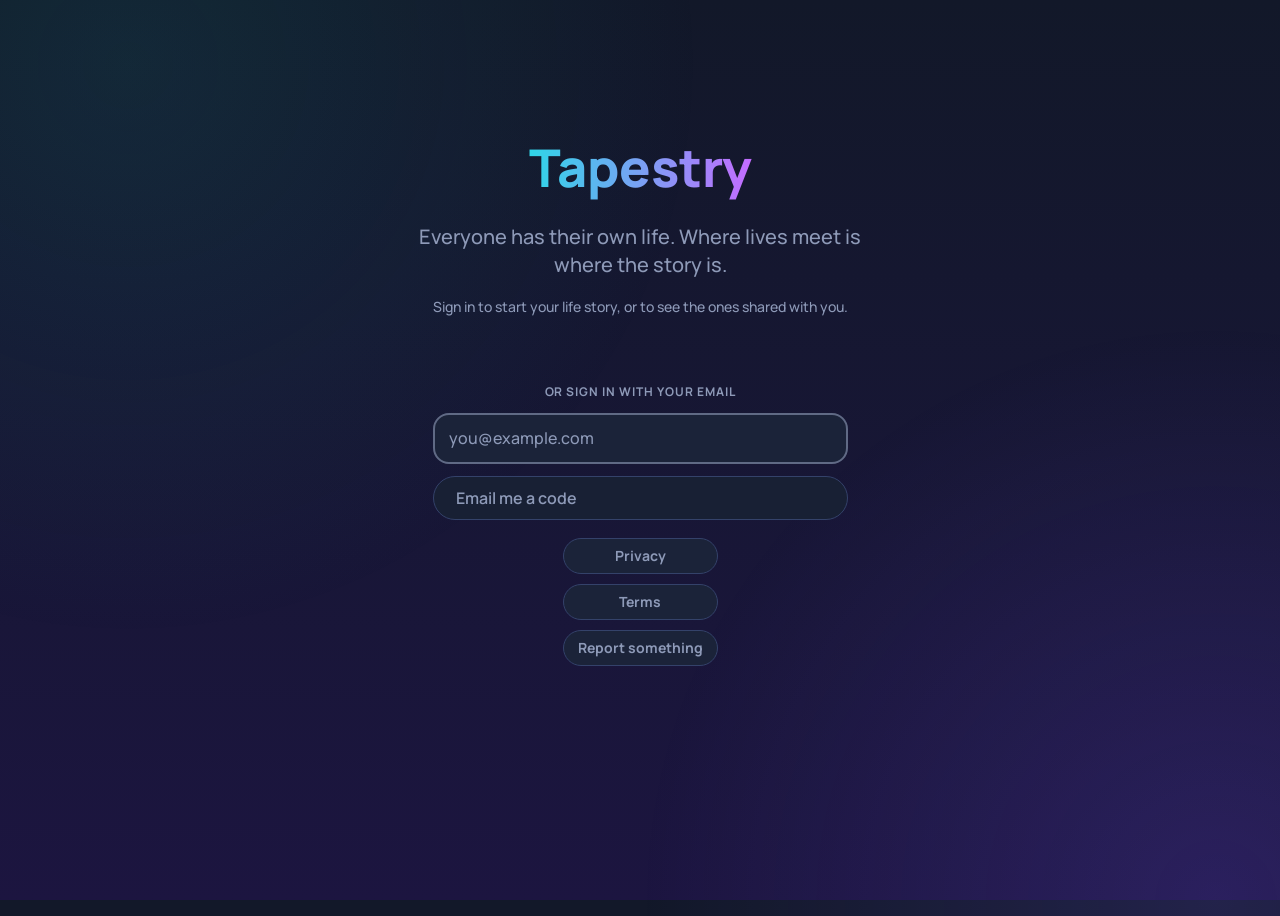
<file: index.html>
<!doctype html>
<html lang="en">
<head>
<meta charset="utf-8">
<meta name="viewport" content="width=device-width, initial-scale=1">
<!-- what the page may load, and from where: its own files, the platform, Google's sign-in button, OpenStreetMap's maps, YouTube's players - nothing else, whatever were slipped into it -->
<meta http-equiv="Content-Security-Policy" content="default-src 'self'; script-src 'self' https://accounts.google.com/gsi/client; style-src 'self' 'unsafe-inline' https://accounts.google.com/gsi/style; img-src 'self' data: blob: https://api.latent-sea.com https://tile.openstreetmap.org https://*.googleusercontent.com; connect-src 'self' https://api.latent-sea.com https://nominatim.openstreetmap.org https://accounts.google.com/gsi/; frame-src https://www.youtube-nocookie.com https://accounts.google.com/gsi/; worker-src 'self'; object-src 'none'; base-uri 'self'; form-action 'self'">
<meta name="color-scheme" content="dark">
<meta name="theme-color" content="#121829">
<meta name="description" content="Tapestry: everyone has their own thread through time, and threads cross at events.">
<title>Tapestry</title>
<link rel="icon" href="icon.svg" type="image/svg+xml">
<link rel="manifest" href="manifest.webmanifest">
<link rel="apple-touch-icon" href="icon-192.png">
<meta name="mobile-web-app-capable" content="yes">
<meta name="apple-mobile-web-app-capable" content="yes">
<link rel="stylesheet" href="tapestry.css?v=1b12564e81ef">
<script type="module" src="site.js?v=1b12564e81ef"></script>
<meta name="build" content="1b12564e81ef">
<script type="module" src="fresh.js?v=1b12564e81ef"></script>
</head>
<body>
<main id="app"></main>
<noscript>Tapestry needs JavaScript.</noscript>
</body>
</html>
</file>
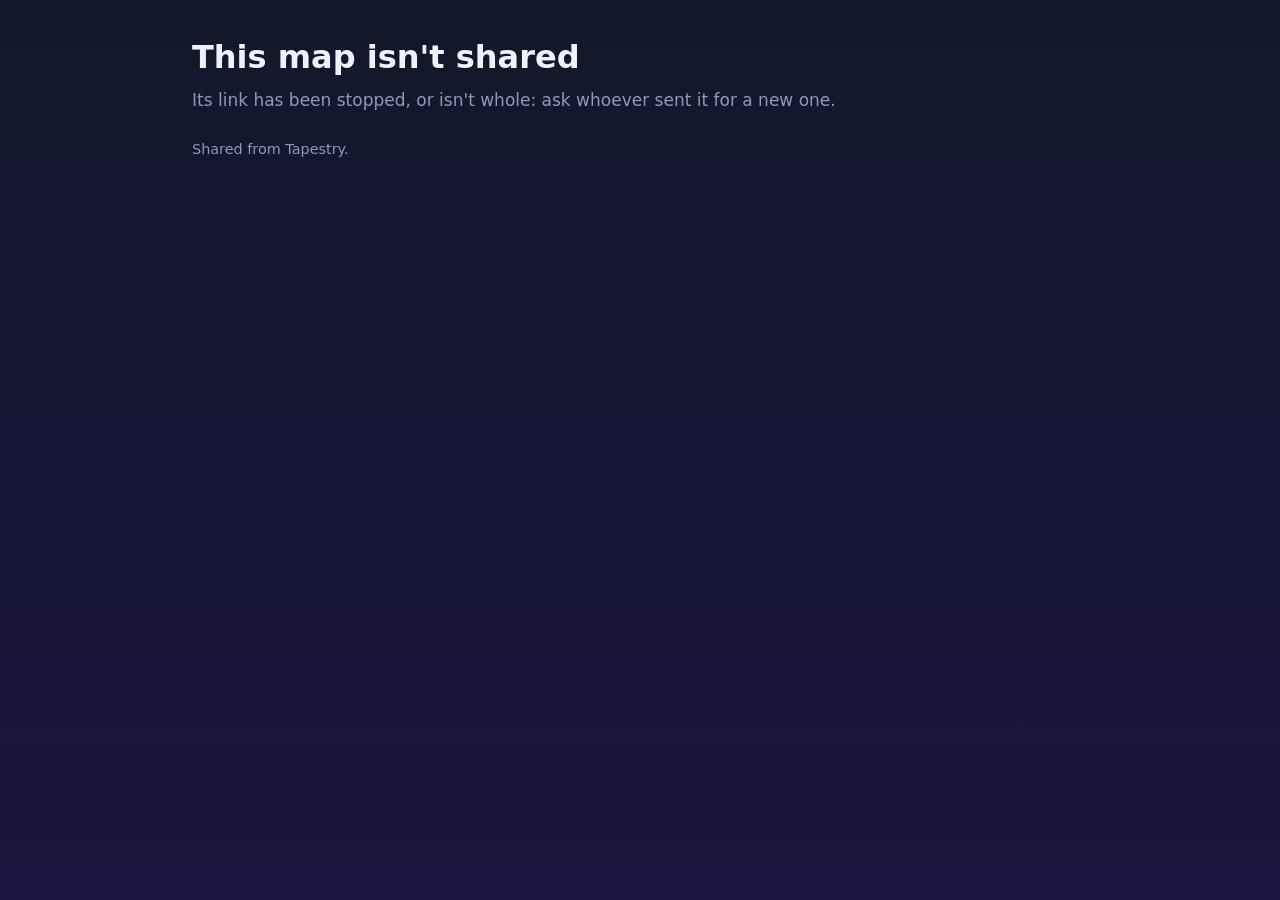
<file: map.html>
<!doctype html>
<html lang="en">
<head>
<meta charset="utf-8">
<meta name="viewport" content="width=device-width, initial-scale=1">
<meta name="theme-color" content="#121829">
<meta name="robots" content="noindex">
<title>Tapestry: a map of memories</title>
<link rel="icon" href="icon.svg" type="image/svg+xml">
<link rel="stylesheet" href="legal.css">
<style>
  /* a shared map: as the Places screen draws it (tapestry.css, .MemoryMap) */
  main { max-width: 56rem; }
  .MemoryMap { height: 70vh; min-height: 320px; border-radius: 12px; overflow: hidden; background: #1b2339; z-index: 0; }
  .MemoryMap .MemoryDot span { display: block; width: 100%; height: 100%; border-radius: 50%; border: 2px solid #121829; box-sizing: border-box; box-shadow: 0 0 0 1px rgb(255 255 255 / 0.5); }
  .MemoryMap .MemoryPopup { display: flex; flex-direction: column; gap: 8px; }
  .MemoryMap .MemoryDotLink { color: #121829; display: flex; align-items: center; gap: 8px; }
  .MemoryMap .MemoryDotLink i { width: 12px; height: 12px; border-radius: 50%; flex: 0 0 auto; }
  .DateKey { display: flex; align-items: center; gap: 10px; margin: 10px 0 0; color: #8e9ab8; }
  .DateRamp { flex: 1; height: 10px; border-radius: 5px; background: linear-gradient(90deg, #4b2a8c, #3b5bdb, #1c9fc9, #19c3b3, #7bd389, #f2c14e); }
  .from { color: #8e9ab8; font-size: 0.9rem; margin-top: 24px; }
</style>
</head>
<body>
<main>
<h1 id="whose">A map of memories</h1>
<p class="when" id="said">Loading…</p>
<div id="shown" hidden>
  <div id="memory-map" class="MemoryMap"></div>
  <div class="DateKey"><span id="from"></span><span class="DateRamp"></span><span id="to"></span></div>
</div>
<p class="from">Shared from Tapestry.</p>
</main>
<script type="module" src="sharedmap.js"></script>
</body>
</html>
</file>
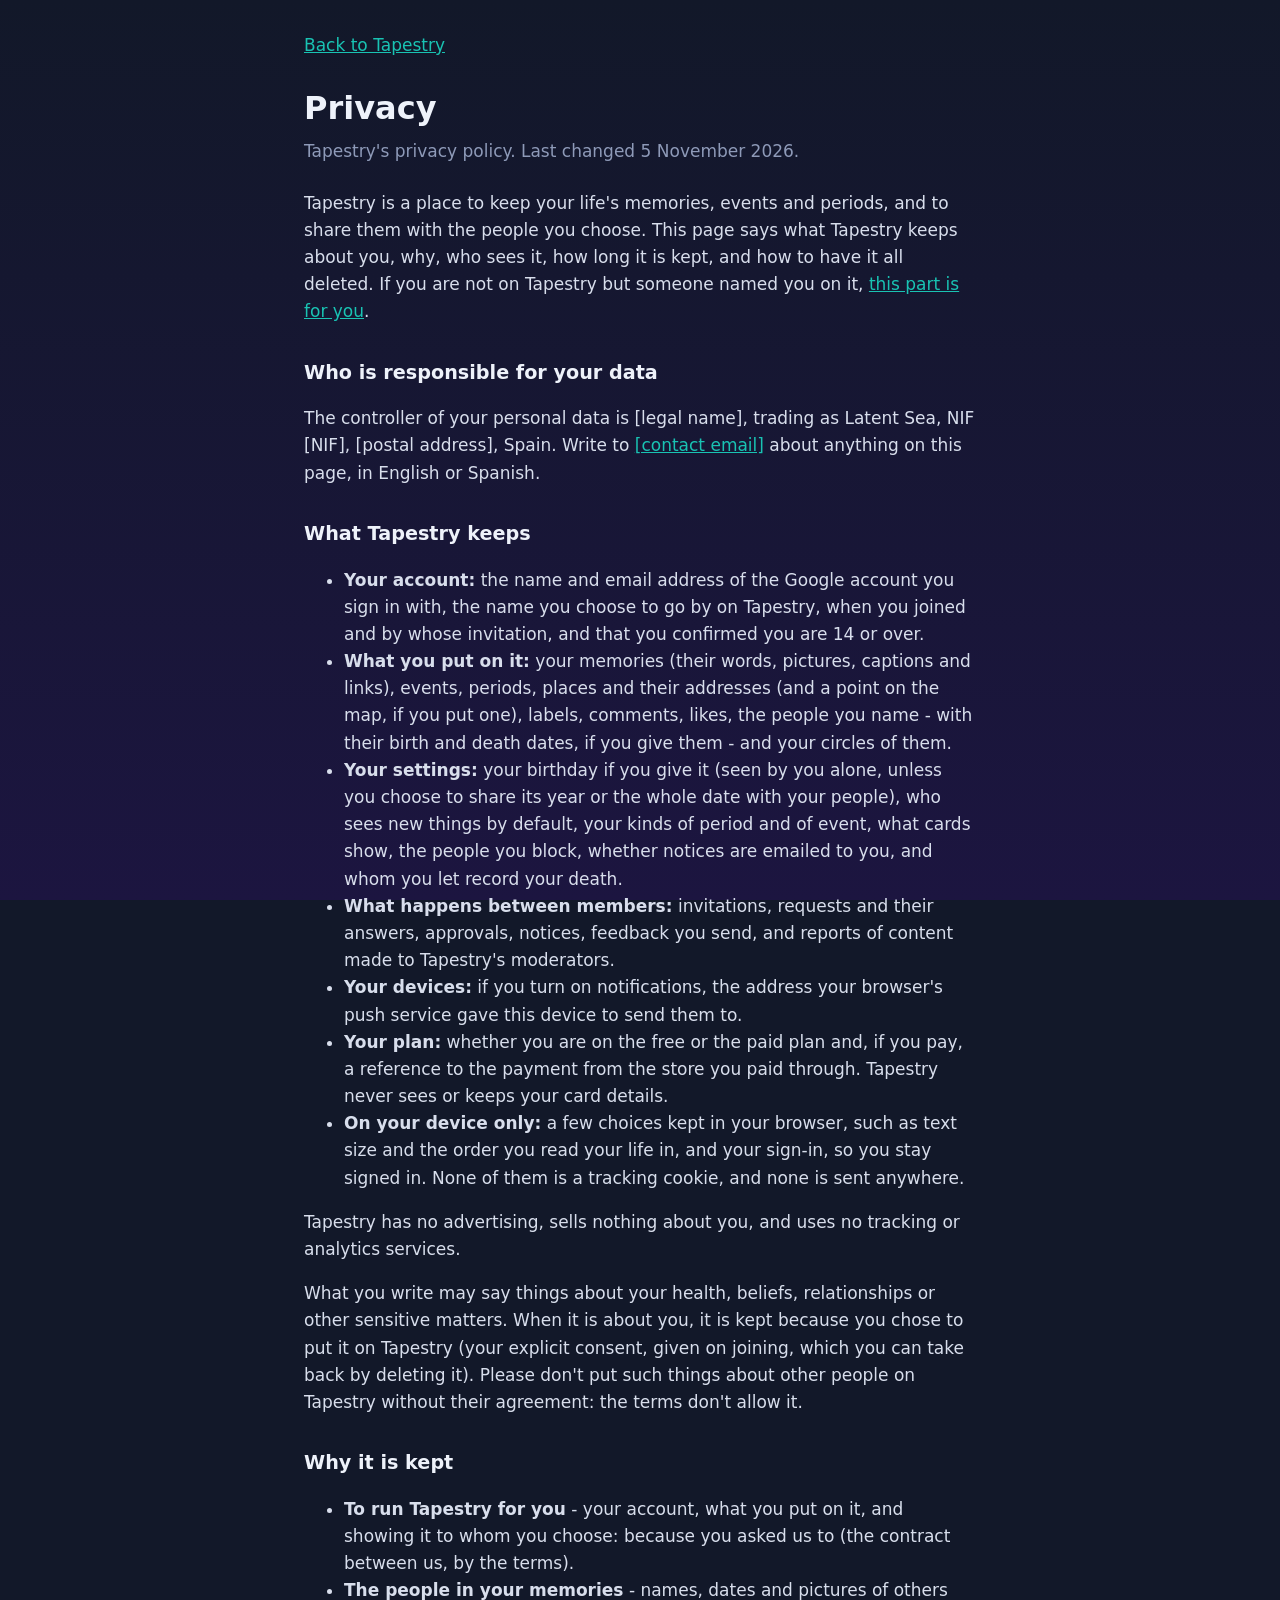
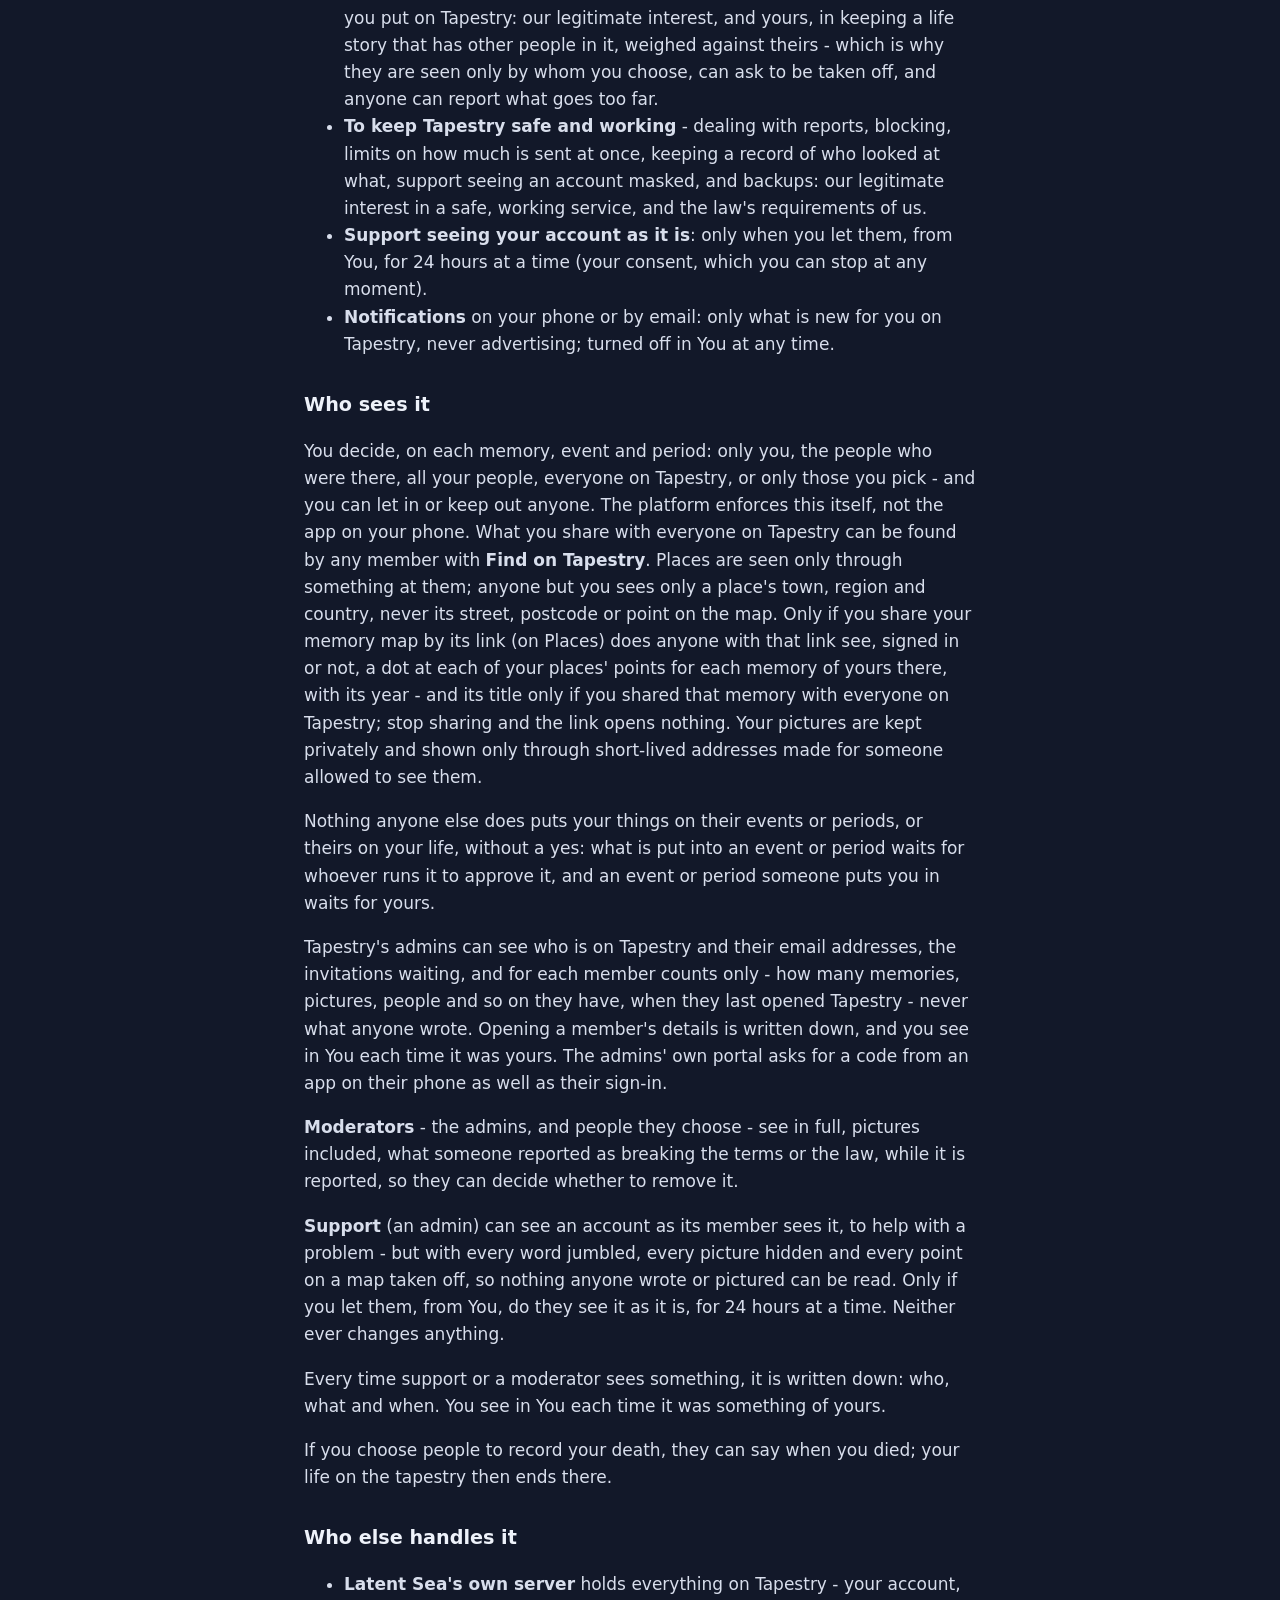
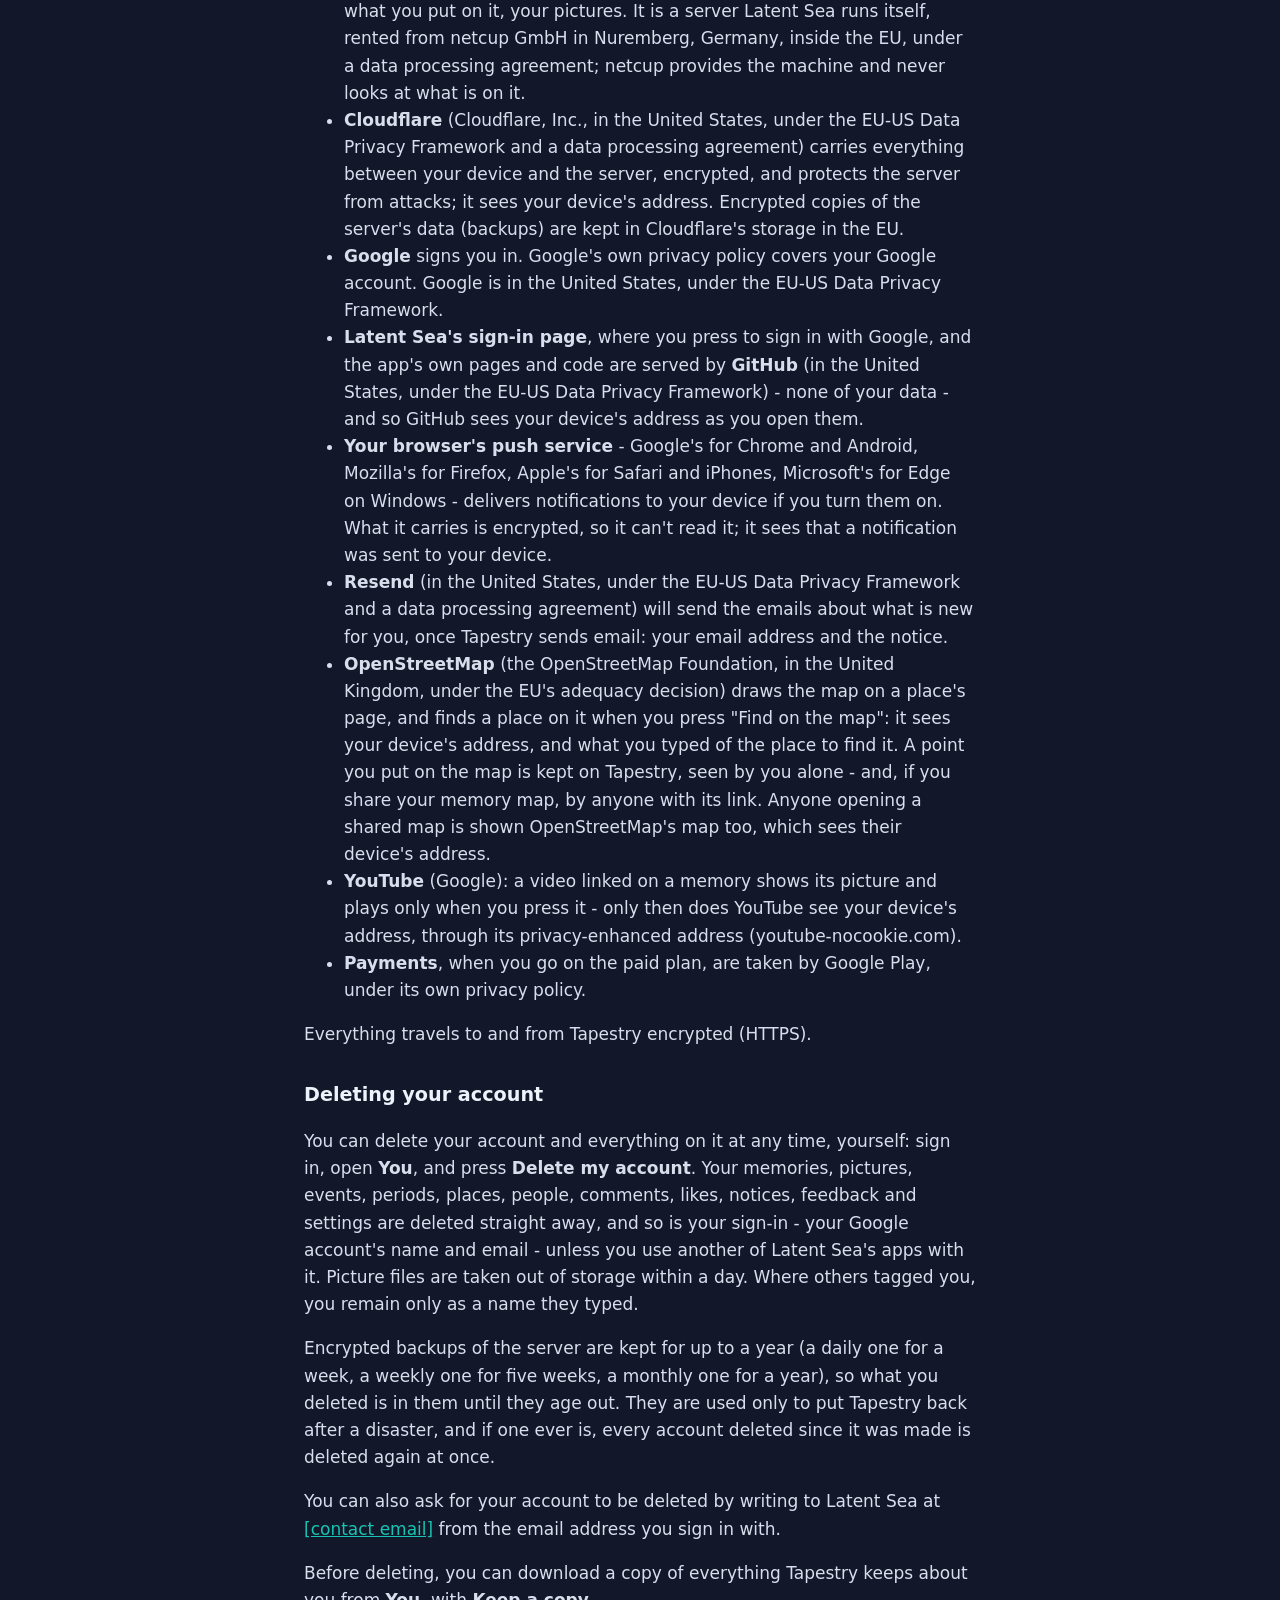
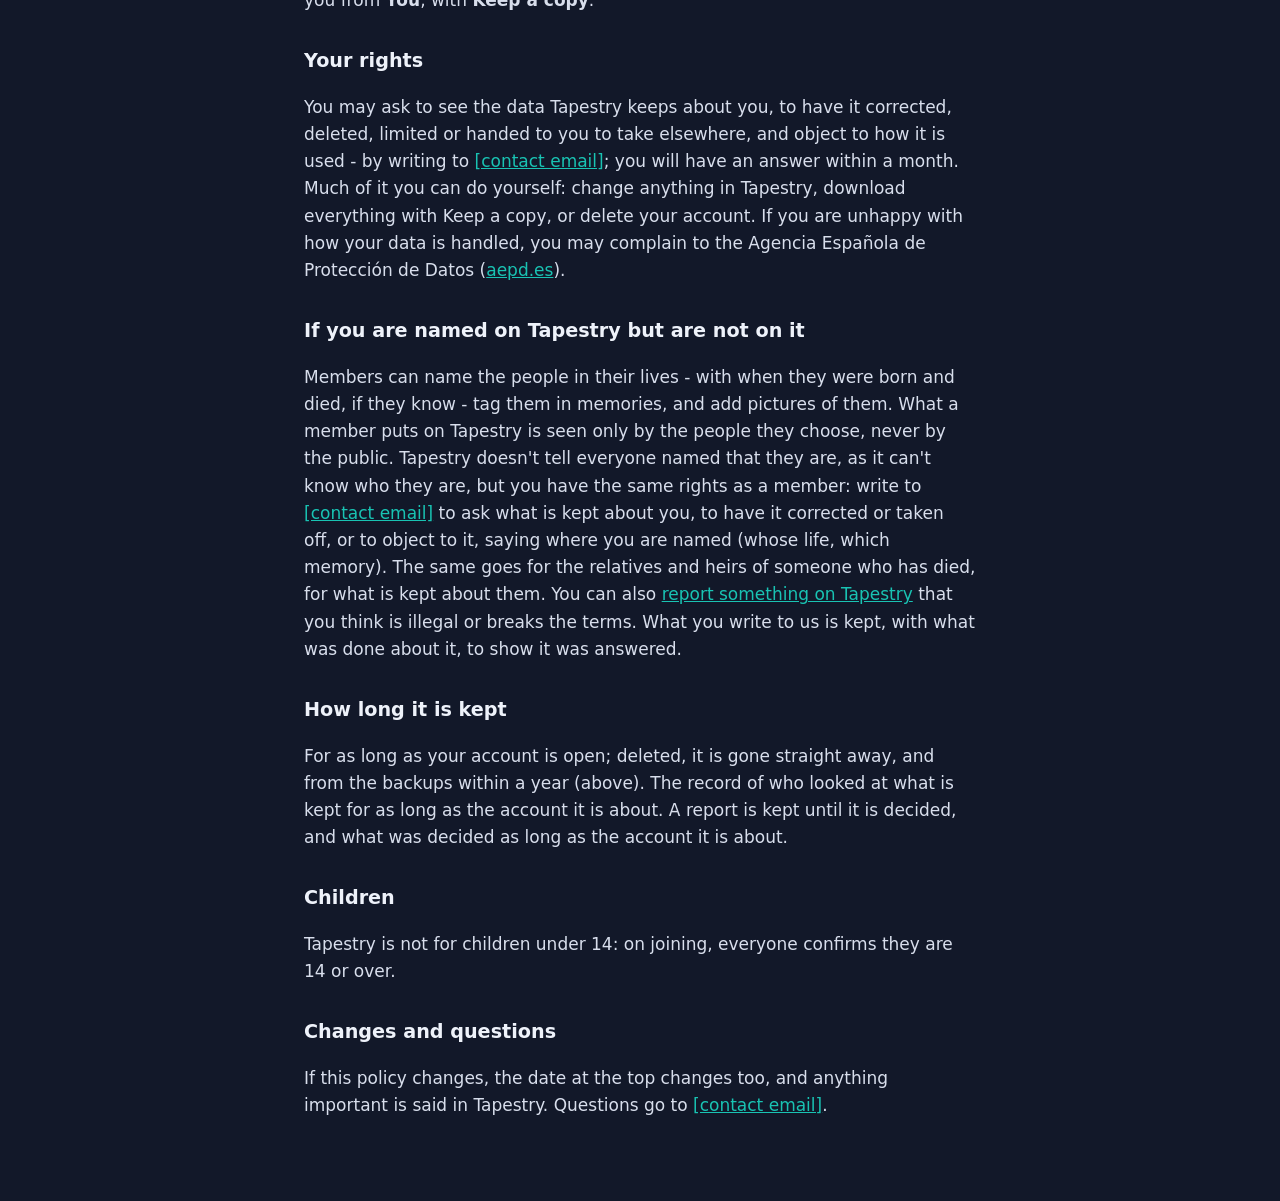
<file: privacy.html>
<!doctype html>
<html lang="en">
<head>
<meta charset="utf-8">
<meta name="viewport" content="width=device-width, initial-scale=1">
<meta name="theme-color" content="#121829">
<title>Tapestry: privacy</title>
<link rel="icon" href="icon.svg" type="image/svg+xml">
<link rel="stylesheet" href="legal.css">
</head>
<body>
<main>
<a class="back" href="./">Back to Tapestry</a>
<h1>Privacy</h1>
<p class="when">Tapestry's privacy policy. Last changed 5 November 2026.</p>

<p>Tapestry is a place to keep your life's memories, events and periods, and to share them with the people you choose. This page says what Tapestry keeps about you, why, who sees it, how long it is kept, and how to have it all deleted. If you are not on Tapestry but someone named you on it, <a href="#not-a-member">this part is for you</a>.</p>

<h2>Who is responsible for your data</h2>
<p>The controller of your personal data is [legal name], trading as Latent Sea, NIF [NIF], [postal address], Spain. Write to <a href="mailto:[contact email]">[contact email]</a> about anything on this page, in English or Spanish.</p>

<h2>What Tapestry keeps</h2>
<ul>
<li><strong>Your account:</strong> the name and email address of the Google account you sign in with, the name you choose to go by on Tapestry, when you joined and by whose invitation, and that you confirmed you are 14 or over.</li>
<li><strong>What you put on it:</strong> your memories (their words, pictures, captions and links), events, periods, places and their addresses (and a point on the map, if you put one), labels, comments, likes, the people you name - with their birth and death dates, if you give them - and your circles of them.</li>
<li><strong>Your settings:</strong> your birthday if you give it (seen by you alone, unless you choose to share its year or the whole date with your people), who sees new things by default, your kinds of period and of event, what cards show, the people you block, whether notices are emailed to you, and whom you let record your death.</li>
<li><strong>What happens between members:</strong> invitations, requests and their answers, approvals, notices, feedback you send, and reports of content made to Tapestry's moderators.</li>
<li><strong>Your devices:</strong> if you turn on notifications, the address your browser's push service gave this device to send them to.</li>
<li><strong>Your plan:</strong> whether you are on the free or the paid plan and, if you pay, a reference to the payment from the store you paid through. Tapestry never sees or keeps your card details.</li>
<li><strong>On your device only:</strong> a few choices kept in your browser, such as text size and the order you read your life in, and your sign-in, so you stay signed in. None of them is a tracking cookie, and none is sent anywhere.</li>
</ul>
<p>Tapestry has no advertising, sells nothing about you, and uses no tracking or analytics services.</p>
<p>What you write may say things about your health, beliefs, relationships or other sensitive matters. When it is about you, it is kept because you chose to put it on Tapestry (your explicit consent, given on joining, which you can take back by deleting it). Please don't put such things about other people on Tapestry without their agreement: the terms don't allow it.</p>

<h2>Why it is kept</h2>
<ul>
<li><strong>To run Tapestry for you</strong> - your account, what you put on it, and showing it to whom you choose: because you asked us to (the contract between us, by the terms).</li>
<li><strong>The people in your memories</strong> - names, dates and pictures of others you put on Tapestry: our legitimate interest, and yours, in keeping a life story that has other people in it, weighed against theirs - which is why they are seen only by whom you choose, can ask to be taken off, and anyone can report what goes too far.</li>
<li><strong>To keep Tapestry safe and working</strong> - dealing with reports, blocking, limits on how much is sent at once, keeping a record of who looked at what, support seeing an account masked, and backups: our legitimate interest in a safe, working service, and the law's requirements of us.</li>
<li><strong>Support seeing your account as it is</strong>: only when you let them, from You, for 24 hours at a time (your consent, which you can stop at any moment).</li>
<li><strong>Notifications</strong> on your phone or by email: only what is new for you on Tapestry, never advertising; turned off in You at any time.</li>
</ul>

<h2>Who sees it</h2>
<p>You decide, on each memory, event and period: only you, the people who were there, all your people, everyone on Tapestry, or only those you pick - and you can let in or keep out anyone. The platform enforces this itself, not the app on your phone. What you share with everyone on Tapestry can be found by any member with <strong>Find on Tapestry</strong>. Places are seen only through something at them; anyone but you sees only a place's town, region and country, never its street, postcode or point on the map. Only if you share your memory map by its link (on Places) does anyone with that link see, signed in or not, a dot at each of your places' points for each memory of yours there, with its year - and its title only if you shared that memory with everyone on Tapestry; stop sharing and the link opens nothing. Your pictures are kept privately and shown only through short-lived addresses made for someone allowed to see them.</p>
<p>Nothing anyone else does puts your things on their events or periods, or theirs on your life, without a yes: what is put into an event or period waits for whoever runs it to approve it, and an event or period someone puts you in waits for yours.</p>
<p>Tapestry's admins can see who is on Tapestry and their email addresses, the invitations waiting, and for each member counts only - how many memories, pictures, people and so on they have, when they last opened Tapestry - never what anyone wrote. Opening a member's details is written down, and you see in You each time it was yours. The admins' own portal asks for a code from an app on their phone as well as their sign-in.</p>
<p><strong>Moderators</strong> - the admins, and people they choose - see in full, pictures included, what someone reported as breaking the terms or the law, while it is reported, so they can decide whether to remove it.</p>
<p><strong>Support</strong> (an admin) can see an account as its member sees it, to help with a problem - but with every word jumbled, every picture hidden and every point on a map taken off, so nothing anyone wrote or pictured can be read. Only if you let them, from You, do they see it as it is, for 24 hours at a time. Neither ever changes anything.</p>
<p>Every time support or a moderator sees something, it is written down: who, what and when. You see in You each time it was something of yours.</p>
<p>If you choose people to record your death, they can say when you died; your life on the tapestry then ends there.</p>

<h2>Who else handles it</h2>
<ul>
<li><strong>Latent Sea's own server</strong> holds everything on Tapestry - your account, what you put on it, your pictures. It is a server Latent Sea runs itself, rented from netcup GmbH in Nuremberg, Germany, inside the EU, under a data processing agreement; netcup provides the machine and never looks at what is on it.</li>
<li><strong>Cloudflare</strong> (Cloudflare, Inc., in the United States, under the EU-US Data Privacy Framework and a data processing agreement) carries everything between your device and the server, encrypted, and protects the server from attacks; it sees your device's address. Encrypted copies of the server's data (backups) are kept in Cloudflare's storage in the EU.</li>
<li><strong>Google</strong> signs you in. Google's own privacy policy covers your Google account. Google is in the United States, under the EU-US Data Privacy Framework.</li>
<li><strong>Latent Sea's sign-in page</strong>, where you press to sign in with Google, and the app's own pages and code are served by <strong>GitHub</strong> (in the United States, under the EU-US Data Privacy Framework) - none of your data - and so GitHub sees your device's address as you open them.</li>
<li><strong>Your browser's push service</strong> - Google's for Chrome and Android, Mozilla's for Firefox, Apple's for Safari and iPhones, Microsoft's for Edge on Windows - delivers notifications to your device if you turn them on. What it carries is encrypted, so it can't read it; it sees that a notification was sent to your device.</li>
<li><strong>Resend</strong> (in the United States, under the EU-US Data Privacy Framework and a data processing agreement) will send the emails about what is new for you, once Tapestry sends email: your email address and the notice.</li>
<li><strong>OpenStreetMap</strong> (the OpenStreetMap Foundation, in the United Kingdom, under the EU's adequacy decision) draws the map on a place's page, and finds a place on it when you press "Find on the map": it sees your device's address, and what you typed of the place to find it. A point you put on the map is kept on Tapestry, seen by you alone - and, if you share your memory map, by anyone with its link. Anyone opening a shared map is shown OpenStreetMap's map too, which sees their device's address.</li>
<li><strong>YouTube</strong> (Google): a video linked on a memory shows its picture and plays only when you press it - only then does YouTube see your device's address, through its privacy-enhanced address (youtube-nocookie.com).</li>
<li><strong>Payments</strong>, when you go on the paid plan, are taken by Google Play, under its own privacy policy.</li>
</ul>
<p>Everything travels to and from Tapestry encrypted (HTTPS).</p>

<h2 id="delete">Deleting your account</h2>
<p>You can delete your account and everything on it at any time, yourself: sign in, open <strong>You</strong>, and press <strong>Delete my account</strong>. Your memories, pictures, events, periods, places, people, comments, likes, notices, feedback and settings are deleted straight away, and so is your sign-in - your Google account's name and email - unless you use another of Latent Sea's apps with it. Picture files are taken out of storage within a day. Where others tagged you, you remain only as a name they typed.</p>
<p>Encrypted backups of the server are kept for up to a year (a daily one for a week, a weekly one for five weeks, a monthly one for a year), so what you deleted is in them until they age out. They are used only to put Tapestry back after a disaster, and if one ever is, every account deleted since it was made is deleted again at once.</p>
<p>You can also ask for your account to be deleted by writing to Latent Sea at <a href="mailto:[contact email]">[contact email]</a> from the email address you sign in with.</p>
<p>Before deleting, you can download a copy of everything Tapestry keeps about you from <strong>You</strong>, with <strong>Keep a copy</strong>.</p>

<h2>Your rights</h2>
<p>You may ask to see the data Tapestry keeps about you, to have it corrected, deleted, limited or handed to you to take elsewhere, and object to how it is used - by writing to <a href="mailto:[contact email]">[contact email]</a>; you will have an answer within a month. Much of it you can do yourself: change anything in Tapestry, download everything with Keep a copy, or delete your account. If you are unhappy with how your data is handled, you may complain to the Agencia Española de Protección de Datos (<a href="https://www.aepd.es">aepd.es</a>).</p>

<h2 id="not-a-member">If you are named on Tapestry but are not on it</h2>
<p>Members can name the people in their lives - with when they were born and died, if they know - tag them in memories, and add pictures of them. What a member puts on Tapestry is seen only by the people they choose, never by the public. Tapestry doesn't tell everyone named that they are, as it can't know who they are, but you have the same rights as a member: write to <a href="mailto:[contact email]">[contact email]</a> to ask what is kept about you, to have it corrected or taken off, or to object to it, saying where you are named (whose life, which memory). The same goes for the relatives and heirs of someone who has died, for what is kept about them. You can also <a href="report.html">report something on Tapestry</a> that you think is illegal or breaks the terms. What you write to us is kept, with what was done about it, to show it was answered.</p>

<h2>How long it is kept</h2>
<p>For as long as your account is open; deleted, it is gone straight away, and from the backups within a year (above). The record of who looked at what is kept for as long as the account it is about. A report is kept until it is decided, and what was decided as long as the account it is about.</p>

<h2>Children</h2>
<p>Tapestry is not for children under 14: on joining, everyone confirms they are 14 or over.</p>

<h2>Changes and questions</h2>
<p>If this policy changes, the date at the top changes too, and anything important is said in Tapestry. Questions go to <a href="mailto:[contact email]">[contact email]</a>.</p>
</main>
</body>
</html>
</file>
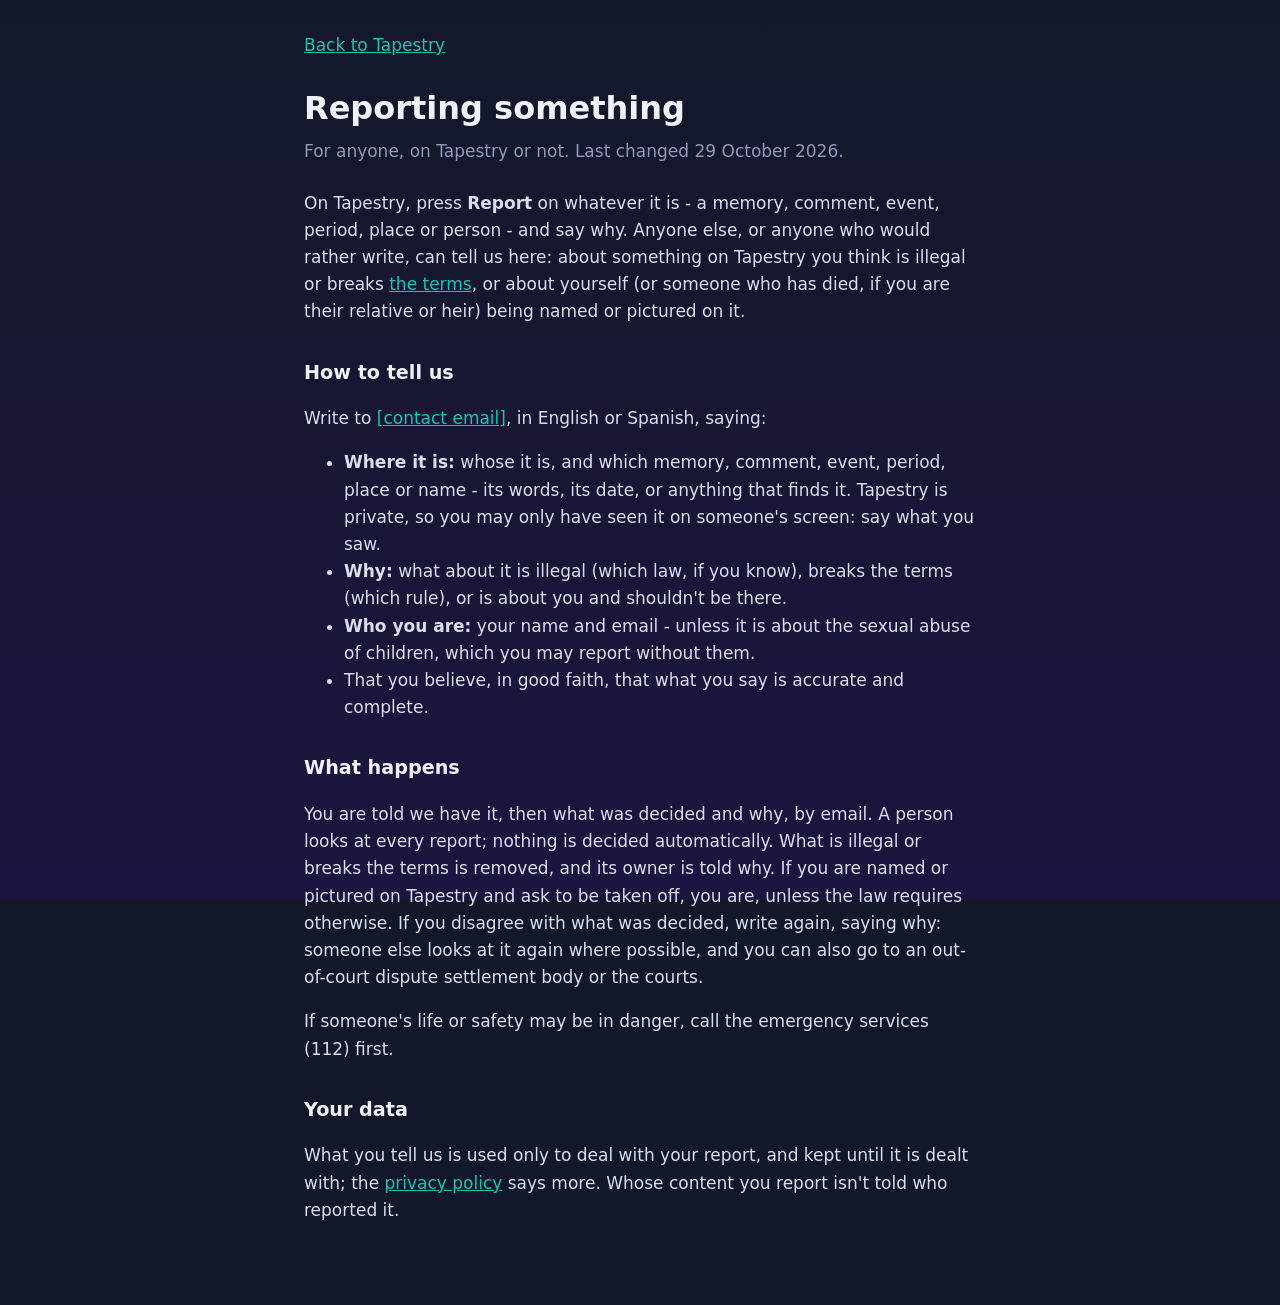
<file: report.html>
<!doctype html>
<html lang="en">
<head>
<meta charset="utf-8">
<meta name="viewport" content="width=device-width, initial-scale=1">
<meta name="theme-color" content="#121829">
<title>Tapestry: reporting something</title>
<link rel="icon" href="icon.svg" type="image/svg+xml">
<link rel="stylesheet" href="legal.css">
</head>
<body>
<main>
<a class="back" href="./">Back to Tapestry</a>
<h1>Reporting something</h1>
<p class="when">For anyone, on Tapestry or not. Last changed 29 October 2026.</p>

<p>On Tapestry, press <strong>Report</strong> on whatever it is - a memory, comment, event, period, place or person - and say why. Anyone else, or anyone who would rather write, can tell us here: about something on Tapestry you think is illegal or breaks <a href="terms.html">the terms</a>, or about yourself (or someone who has died, if you are their relative or heir) being named or pictured on it.</p>

<h2>How to tell us</h2>
<p>Write to <a href="mailto:[contact email]?subject=Tapestry%20report">[contact email]</a>, in English or Spanish, saying:</p>
<ul>
<li><strong>Where it is:</strong> whose it is, and which memory, comment, event, period, place or name - its words, its date, or anything that finds it. Tapestry is private, so you may only have seen it on someone's screen: say what you saw.</li>
<li><strong>Why:</strong> what about it is illegal (which law, if you know), breaks the terms (which rule), or is about you and shouldn't be there.</li>
<li><strong>Who you are:</strong> your name and email - unless it is about the sexual abuse of children, which you may report without them.</li>
<li>That you believe, in good faith, that what you say is accurate and complete.</li>
</ul>

<h2>What happens</h2>
<p>You are told we have it, then what was decided and why, by email. A person looks at every report; nothing is decided automatically. What is illegal or breaks the terms is removed, and its owner is told why. If you are named or pictured on Tapestry and ask to be taken off, you are, unless the law requires otherwise. If you disagree with what was decided, write again, saying why: someone else looks at it again where possible, and you can also go to an out-of-court dispute settlement body or the courts.</p>
<p>If someone's life or safety may be in danger, call the emergency services (112) first.</p>

<h2>Your data</h2>
<p>What you tell us is used only to deal with your report, and kept until it is dealt with; the <a href="privacy.html">privacy policy</a> says more. Whose content you report isn't told who reported it.</p>
</main>
</body>
</html>
</file>
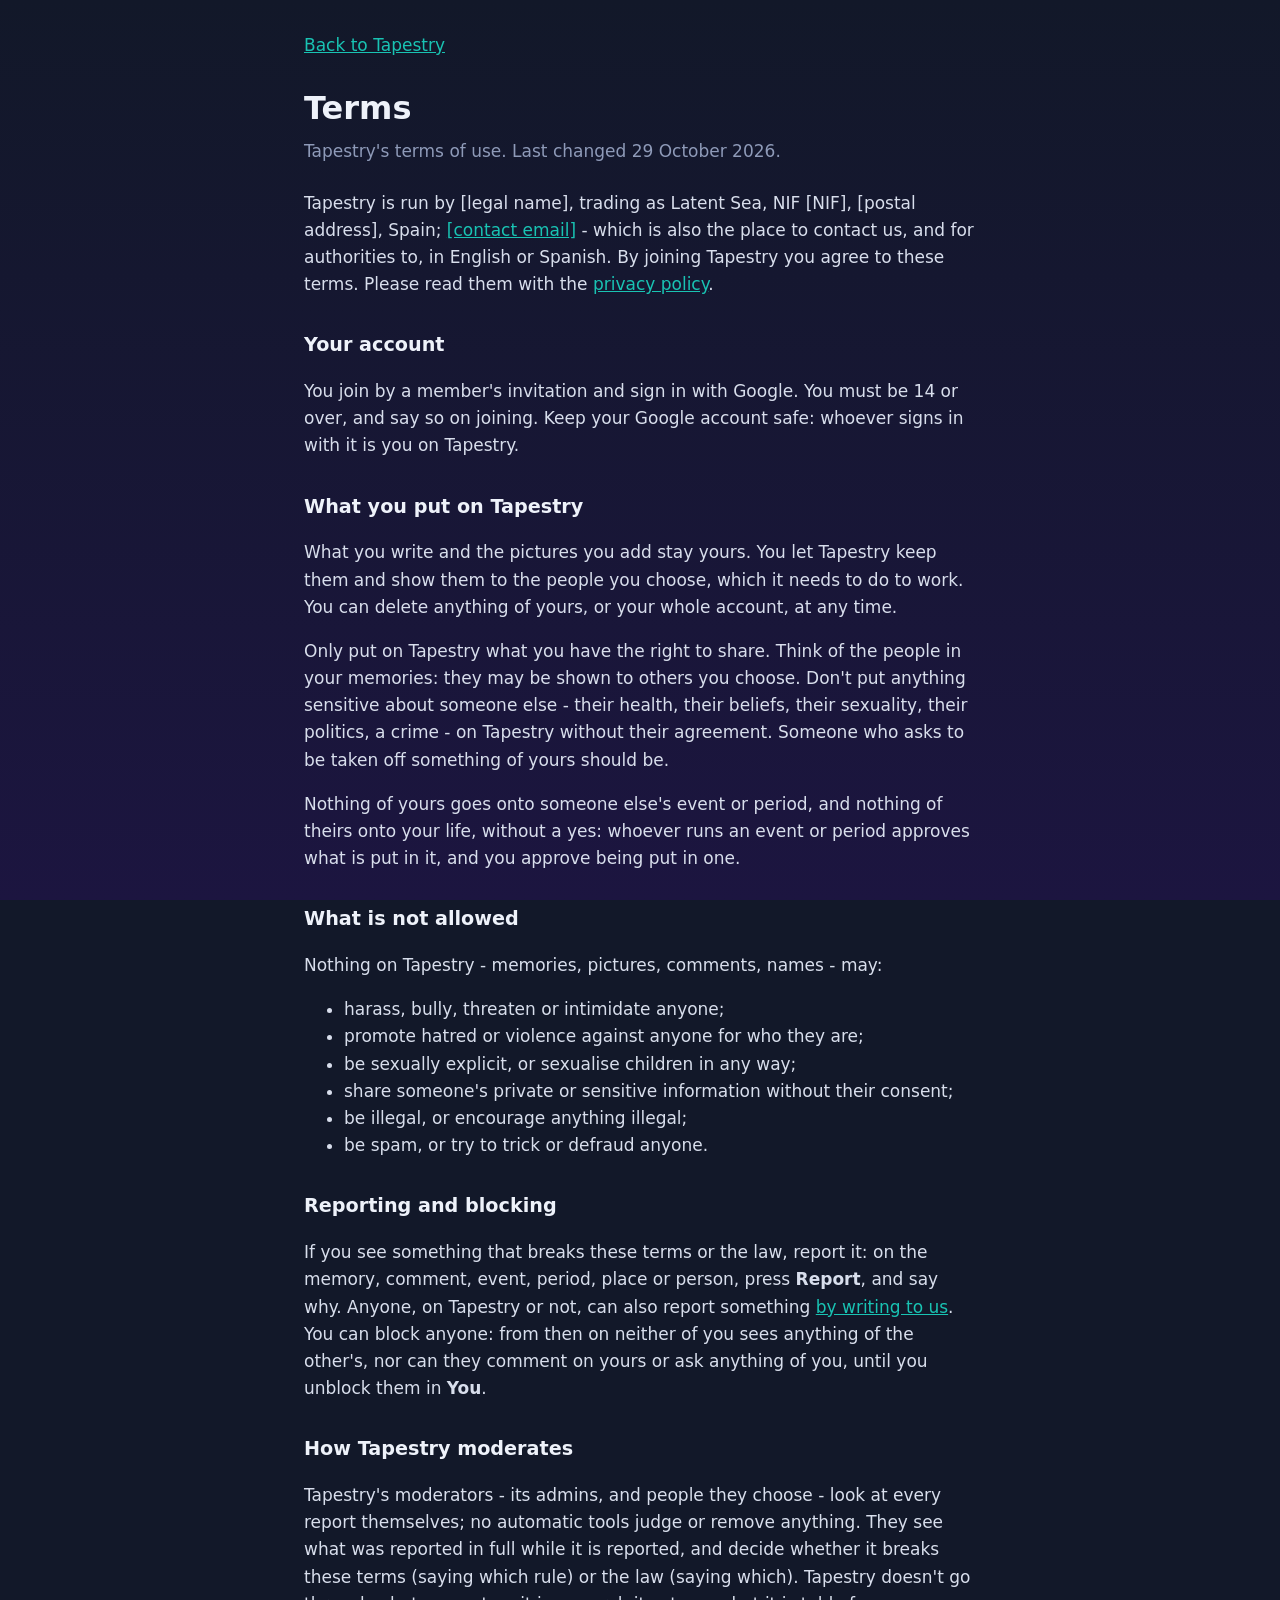
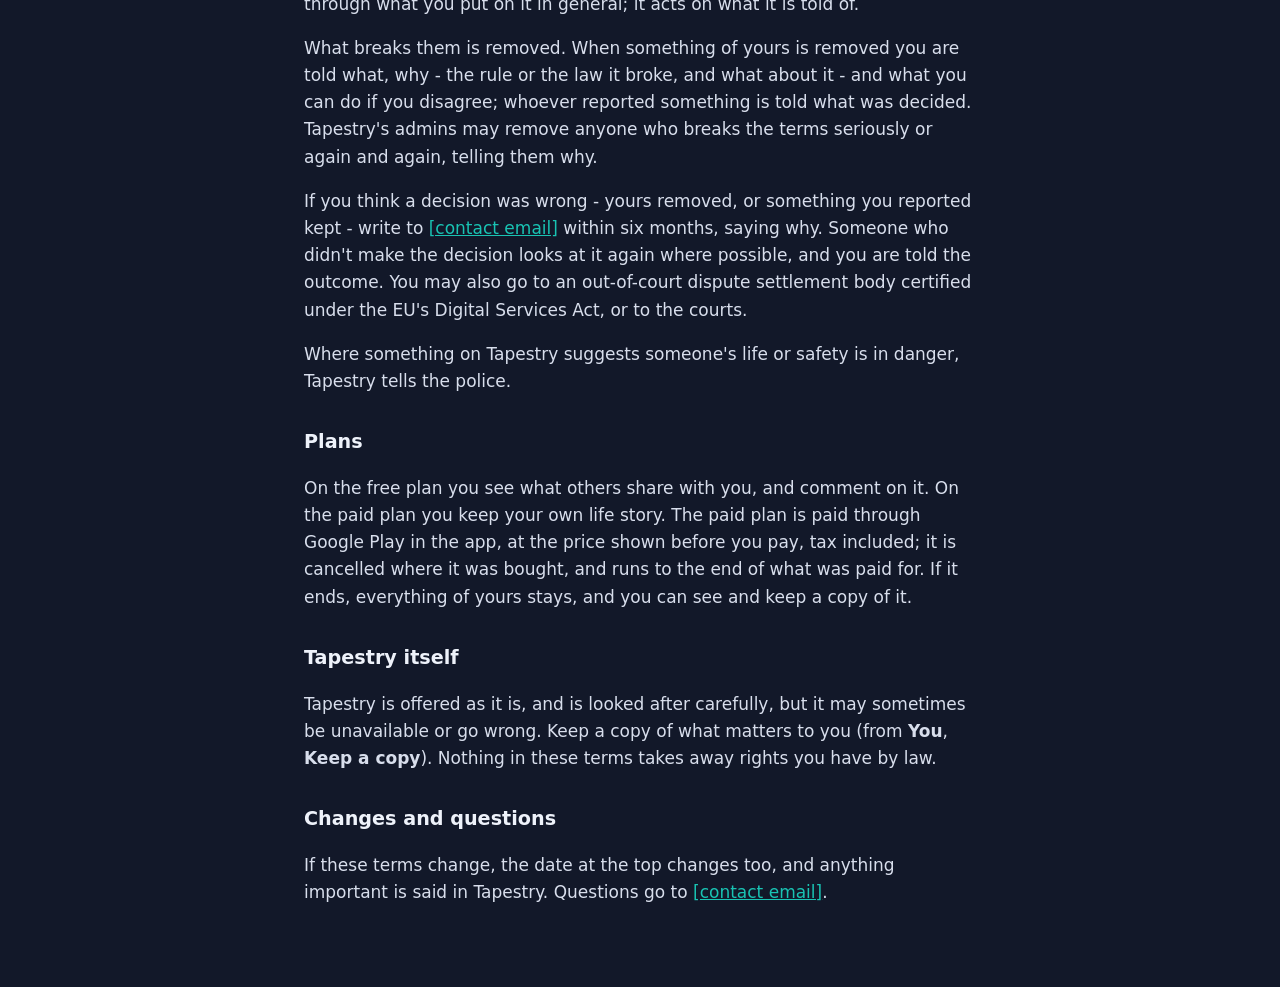
<file: terms.html>
<!doctype html>
<html lang="en">
<head>
<meta charset="utf-8">
<meta name="viewport" content="width=device-width, initial-scale=1">
<meta name="theme-color" content="#121829">
<title>Tapestry: terms</title>
<link rel="icon" href="icon.svg" type="image/svg+xml">
<link rel="stylesheet" href="legal.css">
</head>
<body>
<main>
<a class="back" href="./">Back to Tapestry</a>
<h1>Terms</h1>
<p class="when">Tapestry's terms of use. Last changed 29 October 2026.</p>

<p>Tapestry is run by [legal name], trading as Latent Sea, NIF [NIF], [postal address], Spain; <a href="mailto:[contact email]">[contact email]</a> - which is also the place to contact us, and for authorities to, in English or Spanish. By joining Tapestry you agree to these terms. Please read them with the <a href="privacy.html">privacy policy</a>.</p>

<h2>Your account</h2>
<p>You join by a member's invitation and sign in with Google. You must be 14 or over, and say so on joining. Keep your Google account safe: whoever signs in with it is you on Tapestry.</p>

<h2>What you put on Tapestry</h2>
<p>What you write and the pictures you add stay yours. You let Tapestry keep them and show them to the people you choose, which it needs to do to work. You can delete anything of yours, or your whole account, at any time.</p>
<p>Only put on Tapestry what you have the right to share. Think of the people in your memories: they may be shown to others you choose. Don't put anything sensitive about someone else - their health, their beliefs, their sexuality, their politics, a crime - on Tapestry without their agreement. Someone who asks to be taken off something of yours should be.</p>
<p>Nothing of yours goes onto someone else's event or period, and nothing of theirs onto your life, without a yes: whoever runs an event or period approves what is put in it, and you approve being put in one.</p>

<h2>What is not allowed</h2>
<p>Nothing on Tapestry - memories, pictures, comments, names - may:</p>
<ul>
<li>harass, bully, threaten or intimidate anyone;</li>
<li>promote hatred or violence against anyone for who they are;</li>
<li>be sexually explicit, or sexualise children in any way;</li>
<li>share someone's private or sensitive information without their consent;</li>
<li>be illegal, or encourage anything illegal;</li>
<li>be spam, or try to trick or defraud anyone.</li>
</ul>

<h2>Reporting and blocking</h2>
<p>If you see something that breaks these terms or the law, report it: on the memory, comment, event, period, place or person, press <strong>Report</strong>, and say why. Anyone, on Tapestry or not, can also report something <a href="report.html">by writing to us</a>. You can block anyone: from then on neither of you sees anything of the other's, nor can they comment on yours or ask anything of you, until you unblock them in <strong>You</strong>.</p>

<h2>How Tapestry moderates</h2>
<p>Tapestry's moderators - its admins, and people they choose - look at every report themselves; no automatic tools judge or remove anything. They see what was reported in full while it is reported, and decide whether it breaks these terms (saying which rule) or the law (saying which). Tapestry doesn't go through what you put on it in general; it acts on what it is told of.</p>
<p>What breaks them is removed. When something of yours is removed you are told what, why - the rule or the law it broke, and what about it - and what you can do if you disagree; whoever reported something is told what was decided. Tapestry's admins may remove anyone who breaks the terms seriously or again and again, telling them why.</p>
<p>If you think a decision was wrong - yours removed, or something you reported kept - write to <a href="mailto:[contact email]">[contact email]</a> within six months, saying why. Someone who didn't make the decision looks at it again where possible, and you are told the outcome. You may also go to an out-of-court dispute settlement body certified under the EU's Digital Services Act, or to the courts.</p>
<p>Where something on Tapestry suggests someone's life or safety is in danger, Tapestry tells the police.</p>

<h2>Plans</h2>
<p>On the free plan you see what others share with you, and comment on it. On the paid plan you keep your own life story. The paid plan is paid through Google Play in the app, at the price shown before you pay, tax included; it is cancelled where it was bought, and runs to the end of what was paid for. If it ends, everything of yours stays, and you can see and keep a copy of it.</p>

<h2>Tapestry itself</h2>
<p>Tapestry is offered as it is, and is looked after carefully, but it may sometimes be unavailable or go wrong. Keep a copy of what matters to you (from <strong>You</strong>, <strong>Keep a copy</strong>). Nothing in these terms takes away rights you have by law.</p>

<h2>Changes and questions</h2>
<p>If these terms change, the date at the top changes too, and anything important is said in Tapestry. Questions go to <a href="mailto:[contact email]">[contact email]</a>.</p>
</main>
</body>
</html>
</file>
<file: tapestry.css>
/* Tapestry's own layout, on the factory's look (look/look.css, D-023), which
   gives it its ground, words, buttons, cards and fields. The look's sheet is
   put in after this one, so every rule here starts at #app to win over it.
   Colours are the look's: --chime-<name>; a thread's own colour is drawn as
   its mark (weave.js, colourOf). */

#app .chime-app { max-width: 46rem; padding-bottom: 10rem; }
#app .chime-screen { gap: 14px; }
#app .chime-text.Title { font-size: calc(var(--chime-size-face) * 1.9); }

/* the navigation: four tabs, each an icon over its name - along the top beside the name on a wide
   screen; on a phone, along the bottom, all four always there, side by side */
#app .TopNav { justify-content: flex-start; align-items: center; gap: 10px; border-bottom: 1px solid var(--chime-lit); padding-bottom: 8px; }
#app .Wordmark { font-size: calc(var(--chime-size-face) * 1.375); font-weight: 800; overflow: visible; background: linear-gradient(90deg, var(--chime-accent-end), var(--chime-accent-2-end)); -webkit-background-clip: text; background-clip: text; color: transparent; }
#app .Nav { gap: 4px; flex: 1 1 auto; justify-content: flex-end; }
#app .chime-pressable.NavLink { position: relative; background: none; border: none; border-radius: 12px; box-shadow: none; padding: 6px 14px; min-height: 56px;
  flex-direction: column; align-items: center; justify-content: center; gap: 4px; color: var(--chime-ink-soft); }
#app .chime-pressable.NavLink.chime-current { color: var(--chime-accent); }
#app .chime-pressable.NavLink:hover { background: var(--chime-raised); }
#app .NavIcon { width: 26px; height: 26px; background: currentColor; -webkit-mask-size: contain; mask-size: contain; -webkit-mask-repeat: no-repeat; mask-repeat: no-repeat; }
#app .NavWords { font-size: calc(var(--chime-size-face) * 0.813); font-weight: 700; white-space: nowrap; }
/* how many wait in the inbox: a count on the corner of its icon */
#app .NavCount { position: absolute; top: 4px; left: calc(50% + 6px); min-width: 20px; height: 20px; padding: 0 5px; border-radius: 999px; background: var(--chime-danger);
  color: var(--chime-ground); font-size: 12px; font-weight: 800; line-height: 20px; text-align: center; box-sizing: border-box; }
#app .NavIcon-life { -webkit-mask-image: url('data:image/svg+xml,%3Csvg xmlns=%22http://www.w3.org/2000/svg%22 viewBox=%220 0 24 24%22 fill=%22none%22 stroke=%22black%22 stroke-width=%222%22 stroke-linecap=%22round%22 stroke-linejoin=%22round%22%3E%3Cpath d=%22M3 5h7a2 2 0 0 1 2 2v13a2 2 0 0 0-2-2H3z%22/%3E%3Cpath d=%22M21 5h-7a2 2 0 0 0-2 2v13a2 2 0 0 1 2-2h7z%22/%3E%3C/svg%3E'); mask-image: url('data:image/svg+xml,%3Csvg xmlns=%22http://www.w3.org/2000/svg%22 viewBox=%220 0 24 24%22 fill=%22none%22 stroke=%22black%22 stroke-width=%222%22 stroke-linecap=%22round%22 stroke-linejoin=%22round%22%3E%3Cpath d=%22M3 5h7a2 2 0 0 1 2 2v13a2 2 0 0 0-2-2H3z%22/%3E%3Cpath d=%22M21 5h-7a2 2 0 0 0-2 2v13a2 2 0 0 1 2-2h7z%22/%3E%3C/svg%3E'); }
#app .NavIcon-people { -webkit-mask-image: url('data:image/svg+xml,%3Csvg xmlns=%22http://www.w3.org/2000/svg%22 viewBox=%220 0 24 24%22 fill=%22none%22 stroke=%22black%22 stroke-width=%222%22 stroke-linecap=%22round%22 stroke-linejoin=%22round%22%3E%3Ccircle cx=%229%22 cy=%228%22 r=%223.5%22/%3E%3Cpath d=%22M2.5 20c0-3.6 2.9-6 6.5-6s6.5 2.4 6.5 6%22/%3E%3Ccircle cx=%2217%22 cy=%229%22 r=%222.5%22/%3E%3Cpath d=%22M17 14c2.6 0 4.5 1.9 4.5 4.5%22/%3E%3C/svg%3E'); mask-image: url('data:image/svg+xml,%3Csvg xmlns=%22http://www.w3.org/2000/svg%22 viewBox=%220 0 24 24%22 fill=%22none%22 stroke=%22black%22 stroke-width=%222%22 stroke-linecap=%22round%22 stroke-linejoin=%22round%22%3E%3Ccircle cx=%229%22 cy=%228%22 r=%223.5%22/%3E%3Cpath d=%22M2.5 20c0-3.6 2.9-6 6.5-6s6.5 2.4 6.5 6%22/%3E%3Ccircle cx=%2217%22 cy=%229%22 r=%222.5%22/%3E%3Cpath d=%22M17 14c2.6 0 4.5 1.9 4.5 4.5%22/%3E%3C/svg%3E'); }
#app .NavIcon-inbox { -webkit-mask-image: url('data:image/svg+xml,%3Csvg xmlns=%22http://www.w3.org/2000/svg%22 viewBox=%220 0 24 24%22 fill=%22none%22 stroke=%22black%22 stroke-width=%222%22 stroke-linecap=%22round%22 stroke-linejoin=%22round%22%3E%3Cpath d=%22M3 13l3-8h12l3 8v6H3z%22/%3E%3Cpath d=%22M3 13h5l1 3h6l1-3h5%22/%3E%3C/svg%3E'); mask-image: url('data:image/svg+xml,%3Csvg xmlns=%22http://www.w3.org/2000/svg%22 viewBox=%220 0 24 24%22 fill=%22none%22 stroke=%22black%22 stroke-width=%222%22 stroke-linecap=%22round%22 stroke-linejoin=%22round%22%3E%3Cpath d=%22M3 13l3-8h12l3 8v6H3z%22/%3E%3Cpath d=%22M3 13h5l1 3h6l1-3h5%22/%3E%3C/svg%3E'); }
#app .NavIcon-me { -webkit-mask-image: url('data:image/svg+xml,%3Csvg xmlns=%22http://www.w3.org/2000/svg%22 viewBox=%220 0 24 24%22 fill=%22none%22 stroke=%22black%22 stroke-width=%222%22 stroke-linecap=%22round%22 stroke-linejoin=%22round%22%3E%3Ccircle cx=%2212%22 cy=%228%22 r=%224%22/%3E%3Cpath d=%22M4 21c0-4.4 3.6-7 8-7s8 2.6 8 7%22/%3E%3C/svg%3E'); mask-image: url('data:image/svg+xml,%3Csvg xmlns=%22http://www.w3.org/2000/svg%22 viewBox=%220 0 24 24%22 fill=%22none%22 stroke=%22black%22 stroke-width=%222%22 stroke-linecap=%22round%22 stroke-linejoin=%22round%22%3E%3Ccircle cx=%2212%22 cy=%228%22 r=%224%22/%3E%3Cpath d=%22M4 21c0-4.4 3.6-7 8-7s8 2.6 8 7%22/%3E%3C/svg%3E'); }
#app .SearchIcon { -webkit-mask-image: url('data:image/svg+xml,%3Csvg xmlns=%22http://www.w3.org/2000/svg%22 viewBox=%220 0 24 24%22 fill=%22none%22 stroke=%22black%22 stroke-width=%222%22 stroke-linecap=%22round%22 stroke-linejoin=%22round%22%3E%3Ccircle cx=%2211%22 cy=%2211%22 r=%227%22/%3E%3Cpath d=%22M20 20l-4-4%22/%3E%3C/svg%3E'); mask-image: url('data:image/svg+xml,%3Csvg xmlns=%22http://www.w3.org/2000/svg%22 viewBox=%220 0 24 24%22 fill=%22none%22 stroke=%22black%22 stroke-width=%222%22 stroke-linecap=%22round%22 stroke-linejoin=%22round%22%3E%3Ccircle cx=%2211%22 cy=%2211%22 r=%227%22/%3E%3Cpath d=%22M20 20l-4-4%22/%3E%3C/svg%3E'); }
#app .SearchIcon { width: 20px; height: 20px; background: currentColor; -webkit-mask-size: contain; mask-size: contain; -webkit-mask-repeat: no-repeat; mask-repeat: no-repeat; }
#app .MenuItem { justify-content: space-between; align-items: center; min-height: 56px; }
#app .RowMark { font-size: calc(var(--chime-size-face) * 1.25); color: var(--chime-ink-soft); }
#app .HowTo { padding: 14px 16px; }
#app .InEvent { gap: 2px; padding-left: 10px; border-left: 2px solid var(--chime-lit); }
#app .InEventLine { font-size: calc(var(--chime-size-face) * 0.875); color: var(--chime-ink); }
@media (max-width: 40rem) {
  #app .TopNav { border-bottom: none; padding: 0; }
  #app .Wordmark { display: none; }
  #app .Nav { position: fixed; left: 0; right: 0; bottom: 0; z-index: 6; display: grid; grid-template-columns: repeat(4, minmax(0, 1fr)); gap: 0;
    background: var(--chime-raised); border-top: 1px solid var(--chime-lit); padding: 4px 0 calc(4px + env(safe-area-inset-bottom)); }
  #app .chime-pressable.NavLink { border-radius: 0; min-height: 64px; padding: 6px 2px; }
}

/* Your life: its name and search over its two ways to see it; the prompt; the one Add button */
#app .LifeTop { align-items: center; gap: 12px; }
#app .chime-pressable.IconButton { min-height: 48px; padding: 6px 16px; border-radius: 999px; gap: 8px; align-items: center; background: var(--chime-raised); border: 1px solid var(--chime-lit); box-shadow: none; color: var(--chime-ink); }
#app .LifeWays { display: grid; grid-template-columns: repeat(2, minmax(0, 1fr)); gap: 4px; padding: 4px; border-radius: 14px; background: var(--chime-raised); }
#app .LifeWays .chime-pressable.Segment { min-height: 44px; border: none; border-radius: 10px; justify-content: center; font-size: var(--chime-size-face); font-weight: 700; }
#app .Prompt { gap: 12px; padding: 18px; border-radius: 18px; background: var(--chime-raised); border: 1px solid var(--chime-lit); }
#app .PromptLabel { font-size: calc(var(--chime-size-face) * 0.875); font-weight: 700; color: var(--chime-accent); }
#app .PromptWords { font-size: calc(var(--chime-size-face) * 1.4); font-weight: 700; line-height: 1.25; }
#app .chime-pressable.PromptButton { min-height: 50px; border-radius: 999px; justify-content: center; font-weight: 700; background: var(--chime-lit); border: none; box-shadow: none; color: var(--chime-ink); }
#app .RandomRow { display: grid; grid-template-columns: repeat(2, minmax(0, 1fr)); gap: 10px; }
#app .chime-pressable.RandomButton { min-height: 50px; justify-content: center; border-radius: 999px; font-weight: 700; padding: 8px 12px; }

#app .chime-pressable.AddButton { position: fixed; right: max(20px, calc(50vw - 23rem + 20px)); bottom: 28px; z-index: 5; min-height: 56px; padding: 0 26px; border-radius: 999px; gap: 8px;
  align-items: center; border: none; background: linear-gradient(90deg, var(--chime-accent), var(--chime-accent-end)); color: var(--chime-ground);
  font-size: calc(var(--chime-size-face) * 1.125); font-weight: 800; box-shadow: 0 6px 20px rgb(0 0 0 / 0.45); }
#app .AddMark { font-size: calc(var(--chime-size-face) * 1.5); line-height: 1; font-weight: 800; }
@media (max-width: 40rem) { #app .chime-pressable.AddButton { right: 16px; bottom: calc(84px + env(safe-area-inset-bottom)); } }
#app .EmptyLife { align-items: center; text-align: center; gap: 14px; padding: 48px 20px; }
#app .EmptyTitle { font-size: calc(var(--chime-size-face) * 1.6); font-weight: 800; }
#app .EmptyLine { font-size: calc(var(--chime-size-face) * 1.125); color: var(--chime-ink-soft); line-height: 1.5; }
#app .chime-pressable.BigAction { min-height: 60px; padding: 0 30px; border-radius: 999px; gap: 10px; align-items: center; border: none; margin-top: 10px;
  background: linear-gradient(90deg, var(--chime-accent), var(--chime-accent-end)); color: var(--chime-ground); font-size: calc(var(--chime-size-face) * 1.15); font-weight: 800; }

/* what is being added, asked over the screen: a memory first, then the two less often wanted */
#app .AddSheet { gap: 12px; min-width: min(26rem, 84vw); }
#app .chime-pressable.AddChoice { flex-direction: column; align-items: flex-start; gap: 4px; padding: 16px 18px; border-radius: 16px; text-align: left;
  background: var(--chime-ground); border: 1px solid var(--chime-lit); box-shadow: none; color: var(--chime-ink); }
#app .chime-pressable.AddChoiceMain { background: linear-gradient(90deg, var(--chime-accent), var(--chime-accent-end)); border: none; color: var(--chime-ground); }
#app .AddChoiceWrap { gap: 0; }
#app .AddChoiceTitle { font-size: calc(var(--chime-size-face) * 1.2); font-weight: 800; }
#app .AddChoiceLine { font-size: calc(var(--chime-size-face) * 0.938); }
@media (max-width: 40rem) {
  #app .chime-shade:has(.AddSheet) { align-items: flex-end; }
  #app .chime-sheet:has(.AddSheet) { width: 100%; max-width: none; border-radius: 24px 24px 0 0; padding: 20px 20px calc(24px + env(safe-area-inset-bottom)); }
}

/* a memory's page: the way back, Edit and More along the top; More's actions under them, when open */
#app .ItemTop { align-items: center; justify-content: space-between; gap: 10px; }
#app .ItemTools { gap: 8px; align-items: center; }

#app .BackMark { font-size: calc(var(--chime-size-face) * 1.5); line-height: 1; }
#app .chime-pressable.QuietAction { min-height: 44px; padding: 6px 16px; border-radius: 999px; gap: 6px; align-items: center; background: var(--chime-raised); border: 1px solid var(--chime-lit); box-shadow: none; color: var(--chime-ink); }
#app .MoreMark { font-size: calc(var(--chime-size-face) * 1.1); line-height: 1; }
#app .MorePanel { gap: 8px; padding: 12px 14px; border-radius: 14px; background: var(--chime-raised); border: 1px solid var(--chime-lit); }
#app .chime-pressable.BiggerButton { justify-content: space-between; align-items: center; min-height: 52px; padding: 8px 16px; border-radius: 14px; background: var(--chime-raised); border: 1px solid var(--chime-lit); box-shadow: none; color: var(--chime-ink); }
#app .Details { gap: 12px; }
#app .BiggerSheet, #app .BiggerStep { gap: 12px; min-width: min(26rem, 84vw); }
#app .PartOfAll { gap: 8px; }
/* what a memory is part of: the button that opens it, with an X on its right to take it out, one piece */
#app .PartOfRow { align-items: stretch; gap: 0; flex-wrap: nowrap; align-self: flex-start; max-width: 100%; }
#app .chime-pressable.TakeOut { min-height: 44px; min-width: 44px; padding: 0 14px 0 10px; border-radius: 0 999px 999px 0; box-shadow: none;
  background: color-mix(in srgb, var(--chime-accent) 10%, var(--chime-raised)); border: 1px solid color-mix(in srgb, var(--chime-accent) 55%, transparent);
  border-left: 1px solid color-mix(in srgb, var(--chime-accent) 25%, transparent); color: var(--chime-ink-soft); justify-content: center; align-items: center; }
#app .chime-pressable.TakeOut:hover { color: var(--chime-danger); background: color-mix(in srgb, var(--chime-danger) 12%, var(--chime-raised)); }
#app .TakeOutMark { font-size: calc(var(--chime-size-face) * 1.05); font-weight: 800; line-height: 1; }
#app .SeenNot { position: absolute; width: 1px; height: 1px; overflow: hidden; clip: rect(0 0 0 0); white-space: nowrap; }
@media (max-width: 40rem) {
  #app .chime-shade:has(.BiggerSheet) { align-items: flex-end; }
  #app .chime-sheet:has(.BiggerSheet) { width: 100%; max-width: none; max-height: 88vh; overflow-y: auto; border-radius: 24px 24px 0 0; padding: 20px 20px calc(24px + env(safe-area-inset-bottom)); }
}
#app .PeopleWays { flex-wrap: wrap; }

/* Me: who they are, then a row for each thing of theirs */
#app .MeTop { align-items: center; gap: 16px; }
#app .MeMark { width: 64px; height: 64px; border-radius: 50%; display: flex; align-items: center; justify-content: center; background: var(--chime-accent); color: var(--chime-ground);
  font-size: calc(var(--chime-size-face) * 1.6); font-weight: 800; flex: 0 0 auto; }

/* the editor: who sees it, said, with the way to change it */
#app .AudienceRow { align-items: center; gap: 12px; }

/* the door */
#app .Door { max-width: 28rem; margin: 12vh auto 0; gap: 18px; text-align: center; align-items: center; }
#app .DoorTitle { font-size: calc(var(--chime-size-face) * 3.25); font-weight: 800; overflow: visible; background: linear-gradient(90deg, var(--chime-accent-end), var(--chime-accent-2-end)); -webkit-background-clip: text; background-clip: text; color: transparent; }
#app .DoorLine { font-size: calc(var(--chime-size-face) * 1.25); color: var(--chime-ink-soft); }
#app .GoogleButton { min-height: 44px; display: flex; justify-content: center; padding: 0; background: none; }
/* Google's button is its own page in a frame: told the page is dark, a browser paints white behind it; as light, its own corners show through */
#app .GoogleButton { color-scheme: light; }
/* on a phone, our own button that goes to Google and back: drawn as Google's own pill, on the page's ground */
#app .GoogleButton .google-redirect { min-height: 44px; padding: 0 1.25rem 0 2.9rem; border: 1px solid #dadce0; border-radius: 999px; background: #fff url('data:image/svg+xml,%3Csvg xmlns=%27http://www.w3.org/2000/svg%27 viewBox=%270 0 48 48%27%3E%3Cpath fill=%27%23EA4335%27 d=%27M24 9.5c3.54 0 6.71 1.22 9.21 3.6l6.85-6.85C35.9 2.38 30.47 0 24 0 14.62 0 6.51 5.38 2.56 13.22l7.98 6.19C12.43 13.72 17.74 9.5 24 9.5z%27/%3E%3Cpath fill=%27%234285F4%27 d=%27M46.98 24.55c0-1.57-.15-3.09-.38-4.55H24v9.02h12.94c-.58 2.96-2.26 5.48-4.78 7.18l7.73 6c4.51-4.18 7.09-10.36 7.09-17.65z%27/%3E%3Cpath fill=%27%23FBBC05%27 d=%27M10.53 28.59c-.48-1.45-.76-2.99-.76-4.59s.27-3.14.76-4.59l-7.98-6.19C.92 16.46 0 20.12 0 24c0 3.88.92 7.54 2.56 10.78l7.97-6.19z%27/%3E%3Cpath fill=%27%2334A853%27 d=%27M24 48c6.48 0 11.93-2.13 15.89-5.81l-7.73-6c-2.15 1.45-4.92 2.3-8.16 2.3-6.26 0-11.57-4.22-13.47-9.91l-7.98 6.19C6.51 42.62 14.62 48 24 48z%27/%3E%3C/svg%3E') no-repeat 1rem center / 20px 20px; color: #1f1f1f; font: 500 0.95rem/1 var(--chime-font, inherit); cursor: pointer; -webkit-appearance: none; appearance: none; }
#app .Door .chime-field-holder { width: 100%; text-align: left; }

/* words */
#app .PartHeading { font-size: calc(var(--chime-size-face) * 1.188); font-weight: 750; margin-top: 8px; overflow: visible; }
#app .FieldName { font-size: calc(var(--chime-size-face) * 0.75); font-weight: 700; color: var(--chime-ink-soft); letter-spacing: 0.08em; text-transform: uppercase; }
#app .Hint { font-size: calc(var(--chime-size-face) * 0.875); color: var(--chime-ink-soft); }
#app .chime-text.Words { font-size: calc(var(--chime-size-face) * 1.062); font-weight: 500; }
#app .Body { white-space: pre-wrap !important; line-height: 1.6; }
#app .Warn { color: var(--chime-danger); }
#app .Seen { font-size: calc(var(--chime-size-face) * 0.875); color: var(--chime-accent-2-end); }
#app .Small { font-size: calc(var(--chime-size-face) * 0.875); }

/* buttons */
#app .Actions { flex-wrap: wrap; gap: 10px; }

#app .LinkWords { font-size: calc(var(--chime-size-face) * 0.938); }
#app .Segments { flex-wrap: wrap; gap: 6px; }
#app .chime-pressable.Segment { min-height: 36px; padding: 4px 14px; font-size: calc(var(--chime-size-face) * 0.875); gap: 6px; }

/* the woven picture: as wide as its years need, scrolled sideways within itself on a phone */

/* finding and adding */
#app .Finder, #app .AddRow { gap: 8px; align-items: center; }
#app .Finder .chime-field-holder, #app .AddRow .chime-field-holder { flex: 1 1 auto; }

/* the timeline */
#app .Timeline { gap: 12px; }
/* a timeline's years, to flick through: one line, scrolled sideways */
#app .Years { flex-wrap: nowrap; overflow-x: auto; gap: 6px; padding-bottom: 6px; scrollbar-width: thin; }
#app .chime-pressable.YearChip { flex: 0 0 auto; min-height: 32px; padding: 2px 12px; }
/* light cards: when on the left, the title beside it, one line each */
#app .chime-pressable.LightEntry { width: 100%; padding: 8px 12px; align-items: center; }
#app .LightRow { width: 100%; gap: 10px; align-items: center; }
#app .LightWhen { flex: 0 0 9.5rem; font-size: calc(var(--chime-size-face) * 0.812); font-weight: 600; color: var(--chime-accent); }
#app .LightTitle { font-size: calc(var(--chime-size-face) * 0.95); font-weight: 600; min-width: 0; overflow: hidden; text-overflow: ellipsis; white-space: nowrap; }
#app .LightMeta { flex: 0 0 auto; font-size: calc(var(--chime-size-face) * 0.75); color: var(--chime-ink-soft); }
@media (max-width: 40rem) { #app .LightWhen { flex-basis: 6.5rem; } }
#app .YearHeading { font-size: calc(var(--chime-size-face) * 1.375); font-weight: 800; color: var(--chime-accent); margin-top: 16px; overflow: visible; }
#app .chime-pressable.Entry { width: 100%; padding: 14px 16px; align-items: stretch; }
#app .chime-row.CardRow { align-items: flex-start; width: 100%; gap: 12px; }
#app .ThreadMark { flex: 0 0 auto; padding-top: 5px; }
#app .CardBody { gap: 4px; min-width: 0; }
#app .CardTop { gap: 8px; flex-wrap: wrap; }
#app .Kind { font-size: calc(var(--chime-size-face) * 0.688); font-weight: 700; letter-spacing: 0.1em; text-transform: uppercase; color: var(--chime-ink-soft); }
#app .When { font-size: calc(var(--chime-size-face) * 0.875); font-weight: 600; color: var(--chime-accent); }
#app .Age { font-size: calc(var(--chime-size-face) * 0.812); color: var(--chime-ink-soft); }
#app .Whose { font-size: calc(var(--chime-size-face) * 0.812); color: var(--chime-accent-2-end); }
#app .CardTitle { font-size: calc(var(--chime-size-face) * 1.125); font-weight: 750; }
#app .CardText { font-size: calc(var(--chime-size-face) * 0.938); color: var(--chime-ink); display: -webkit-box; -webkit-line-clamp: 3; -webkit-box-orient: vertical; overflow: hidden !important; }
#app .MetaRow { flex-wrap: wrap; gap: 4px 12px; }
#app .MetaRow:not(:has(.chime-text:not(:empty))) { display: none; }
#app .Meta { font-size: calc(var(--chime-size-face) * 0.812); color: var(--chime-ink-soft); }
#app .Thumbs { gap: 6px; flex-wrap: wrap; }
#app .Thumb { width: 72px; height: 72px; object-fit: cover; border-radius: 10px; background: var(--chime-lit); }
#app .CrossingRow { gap: 6px; }
#app .Dots { gap: 2px; }
#app .Crossing { font-size: calc(var(--chime-size-face) * 0.812); color: var(--chime-accent-2-end); }
#app .Dot { width: 14px; height: 14px; }
#app .SmallDot { width: 10px; height: 10px; }
#app .BigDot { width: 22px; height: 22px; }

/* links */
#app .Links { gap: 10px; }
#app .chime-embed.Video { border-radius: 14px; }
#app .chime-hyperlink.LinkOut { display: flex; flex-direction: column; align-items: flex-start; gap: 2px; padding: 10px 14px; border: 1px solid var(--chime-lit);
  border-radius: 14px; background: var(--chime-raised); text-decoration: none; }
#app .LinkSite { font-weight: 700; color: var(--chime-accent); }
#app .LinkAddress { overflow-wrap: anywhere;  font-size: calc(var(--chime-size-face) * 0.8); color: var(--chime-ink-soft); max-width: 100%; }
#app .LinkRow { gap: 8px; }
#app .VideoThumb { width: 128px; object-fit: cover; outline: 2px solid color-mix(in srgb, var(--chime-accent-2) 60%, transparent); outline-offset: -2px; }

/* a thing in full */
#app .chime-pressable.PictureButton { padding: 0; border: none; background: none; box-shadow: none; border-radius: 14px; display: flex; flex-direction: column; align-items: stretch; gap: 6px; width: 100%; }
#app .Caption { font-size: calc(var(--chime-size-face) * 0.9); color: var(--chime-ink-soft); }
#app .CaptionField { min-height: 36px; padding: 6px 10px; font-size: calc(var(--chime-size-face) * 0.85); }
#app .EditPicture { max-width: 120px; }
#app .chime-sheet .Viewer { gap: 10px; align-items: center; }
#app .chime-sheet .Viewed { max-width: 92vw; max-height: 74vh; object-fit: contain; border-radius: 10px; }
#app .chime-sheet:has(.Viewer) { max-width: 96vw; padding: 14px; }
#app .chime-sheet .ViewerActions { justify-content: center; flex-wrap: wrap; }
#app .Pictures { gap: 10px; }
#app .Picture { width: 100%; max-height: 80vh; object-fit: contain; border-radius: 14px; background: var(--chime-raised); }

/* today */
#app textarea.ListText { min-height: 14rem; font-size: calc(var(--chime-size-face) * 0.875); }
#app .ListRead { gap: 4px; }

/* writing */
#app .Part, #app .Chooser { gap: 6px; }
#app textarea.chime-field { min-height: 8rem; font: inherit; line-height: 1.5; resize: vertical; }
#app .Chips { flex-wrap: wrap; gap: 6px; }
#app .chime-pressable.Chip { min-height: 32px; padding: 2px 12px; background: var(--chime-lit); border: none; gap: 6px; font-size: calc(var(--chime-size-face) * 0.875); }
#app .ChipX { font-size: 0; }
#app .ChipX::after { content: "\2715"; font-size: calc(var(--chime-size-face) * 0.75); color: var(--chime-ink-soft); }
#app .Matches { gap: 4px; }
#app .chime-pressable.Match { min-height: 40px; padding: 6px 16px; width: 100%; border-radius: 14px; }
#app .MatchWords { font-size: calc(var(--chime-size-face) * 0.938); }
#app .ShareRow { gap: 6px; }
#app .Audience { gap: 8px; }
#app .EditPictures { gap: 8px; flex-wrap: wrap; }
#app .EditPicture { gap: 4px; align-items: center; }
#app .EditThumb { width: 96px; height: 96px; object-fit: cover; border-radius: 10px; background: var(--chime-lit); }

/* people and places */
#app .List { gap: 8px; }
#app .chime-pressable.ListItem { width: 100%; padding: 12px 16px; }
#app .PersonRow { width: 100%; gap: 10px; }
#app .PersonName { font-size: calc(var(--chime-size-face) * 1.062); font-weight: 700; }
#app .InviteLink { font-family: ui-monospace, Menlo, Consolas, monospace; font-size: calc(var(--chime-size-face) * 0.812); background: var(--chime-raised); border: 1px solid var(--chime-lit); padding: 10px; border-radius: 10px; word-break: break-all; }

/* asking, for someone already on Tapestry */
#app .chime-surface.Asked { padding: 16px 18px; }
#app .Requests { gap: 12px; }
#app .Request { gap: 6px; align-items: center; }

/* notices */
#app .chime-pressable.Notice { text-align: left; }
#app .NoticeRow { gap: 12px; align-items: center; width: 100%; }
#app .NewMark { flex-shrink: 0; overflow: visible; font-size: calc(var(--chime-size-face) * 0.75); font-weight: 800; color: var(--chime-accent); text-transform: uppercase; letter-spacing: 0.06em; }

/* a random year, a random memory: small, side by side */
#app .RandomRow { flex-direction: row !important; flex-wrap: wrap; gap: 8px; }
#app .RandomRow > * { width: auto !important; flex: 0 0 auto; }

/* labels */
#app .LabelTags { gap: 6px; flex-wrap: wrap; }
#app .LabelTag { font-size: calc(var(--chime-size-face) * 0.75); font-weight: 700; color: var(--chime-accent); }
#app .Labels { gap: 6px; flex-wrap: wrap; }
#app .PeopleLinks { gap: 4px 14px; flex-wrap: wrap; align-items: baseline; }
#app .MemoryMap { height: 340px; border-radius: 12px; overflow: hidden; margin: 6px 0 0; background: #1b2339; z-index: 0; }
#app .MemoryMap .MemoryDot span { display: block; width: 100%; height: 100%; border-radius: 50%; border: 2px solid #121829; box-sizing: border-box; box-shadow: 0 0 0 1px rgb(255 255 255 / 0.5); }
#app .MemoryMap .MemoryPopup { display: flex; flex-direction: column; gap: 8px; }
#app .MemoryMap .MemoryDotLink { color: #121829; text-decoration: none; display: flex; align-items: center; gap: 8px; }
#app .MemoryMap .MemoryDotLink i { width: 12px; height: 12px; border-radius: 50%; flex: 0 0 auto; }
#app .DateKey { align-items: center; gap: 10px; }
#app .DateRamp { height: 10px; border-radius: 5px; background: linear-gradient(90deg, #4b2a8c, #3b5bdb, #1c9fc9, #19c3b3, #7bd389, #f2c14e); }
#app .PlaceMap { height: 280px; border-radius: 12px; overflow: hidden; margin: 6px 0; background: #1b2339; z-index: 0; }
#app .NewMark { color: #19c3b3; font-weight: 700; font-size: 0.85em; }
#app .CrowdPhotos { flex-wrap: wrap; gap: 6px; }
#app .CrowdPhoto { width: 96px; height: 96px; object-fit: cover; border-radius: 8px; }
#app .CrowdActions { gap: 14px; flex-wrap: wrap; }
/* a big event's memory: new, its likes, and more for who runs it, small in its card's corner - never a row of their own */
#app .CrowdCard { position: relative; }
#app .CrowdCard > .chime-pressable:first-child, #app .CrowdCard > :first-child > .chime-pressable { padding-bottom: 34px; }
#app .CrowdCorner { position: absolute; right: 10px; bottom: 6px; gap: 6px; align-items: center; max-width: calc(100% - 20px); }
#app .chime-pressable.Heart { min-height: 28px; padding: 2px 8px; border: none; border-radius: 999px; background: transparent; box-shadow: none;
  color: var(--chime-ink-soft); display: flex; gap: 6px; align-items: center; min-width: 0; }
#app .chime-pressable.Heart:hover { background: rgba(255, 255, 255, 0.06); }
#app .chime-pressable.Heart.chime-current { color: #ff6b9a; }
#app .HeartWords { font-size: 0.95em; font-weight: 700; white-space: nowrap; }
#app .Likers { font-size: 0.8em; color: var(--chime-ink-soft); white-space: nowrap; overflow: hidden; text-overflow: ellipsis; max-width: 12em; }
#app .chime-pressable.LabelChip { min-height: 32px; padding: 4px 12px; }

/* the periods as a chart: drawn to the width there is, its words their size */
#app .PeriodsChart { padding: 8px 4px; border-radius: 14px; background: var(--chime-raised); border: 1px solid var(--chime-lit); }
#app .PeriodsChart svg { display: block; width: 100%; height: auto; }
#app .PeriodsChart .mark { cursor: pointer; outline: none; }
#app .PeriodsChart .mark:hover rect[rx], #app .PeriodsChart .mark:focus-visible rect[rx] { filter: brightness(1.25); }
#app .PeriodsChart .mark:focus-visible { outline: 2px solid var(--chime-accent); outline-offset: 2px; }

/* a kind of period: its chip is its key - outlined while shown, faded while hidden - so its colour dot stays clear */
#app .chime-pressable.KindChip { background: var(--chime-raised); color: var(--chime-ink); border: 1px solid var(--chime-lit); box-shadow: none; opacity: 0.45; }
#app .chime-pressable.KindChip.chime-current { opacity: 1; border-color: var(--chime-ink-soft); background: var(--chime-raised); color: var(--chime-ink); }
#app .chime-pressable.CircleChip { border-radius: 999px; background: transparent; border: 1px dashed var(--chime-ink-soft); color: var(--chime-ink-soft); }
#app .chime-pressable.CircleChip.chime-current { background: transparent; border: 2px solid #7c5cff; color: var(--chime-ink); }

/* comments: each quiet, its taking off small */
#app .Comment .chime-pressable { min-height: 28px; padding: 2px 12px; align-self: flex-start; font-size: calc(var(--chime-size-face) * 0.812); }
#app .CommentText { min-height: 72px; }

/* the privacy policy and the terms, at the door and in You */
#app .Legal { gap: 18px; justify-content: center; flex-wrap: wrap; }

/* the terms, in full, before they are agreed to: a box of their own to scroll */
#app .Terms { max-height: 50vh; overflow-y: auto; padding: 12px 16px; border-radius: 14px; background: var(--chime-raised); border: 1px solid var(--chime-lit); text-align: left; }
#app .TermsText { gap: 8px; }
#app .TermsPoint { padding-left: 14px; }
#app .TermsPoint::before { content: "• "; }
/* the timeline's zoom: a row of small square presses */
#app .ZoomRow { align-items: center; gap: 6px; flex-wrap: wrap; }
#app .chime-pressable.ZoomButton { min-width: 40px; justify-content: center; }
#app .ZoomMark { font-size: calc(var(--chime-size-face) * 1.125); font-weight: 700; line-height: 1; }
/* where feedback stands */
#app .FeedbackStatus { font-size: calc(var(--chime-size-face) * 0.75); font-weight: 700; text-transform: uppercase; letter-spacing: 0.06em; color: var(--chime-accent); }
/* the timeline: one finger scrolls the page; two pinch the years (site.js, keepPinch) */
#app #timeline-chart { touch-action: pan-y; }
/* the thread narrowed to a year or a label: said, and undone in one press */
#app .FilterBar { align-items: center; gap: 10px; padding: 8px 12px; border-radius: 14px; border: 1px solid var(--chime-accent); background: var(--chime-raised); }

/* the tapestry of lives: flat, an SVG; in space, a canvas; a box drawn over either selects */
#app .LivesPicture, #app .LivesSpace { position: relative; padding: 8px 4px; border-radius: 14px; background: var(--chime-raised); border: 1px solid var(--chime-lit); overflow: hidden; }
#app .LivesPicture svg { display: block; width: 100%; height: auto; touch-action: pan-y; }
#app .LivesPicture.Selecting svg { touch-action: none; cursor: crosshair; }
#app .LivesPicture .mark { cursor: pointer; }
#app .LivesSpace { padding: 0; }
#app .SpaceCanvas { display: block; cursor: grab; outline: none; }
#app .SelectBox { position: absolute; border: 2px dashed var(--chime-accent); background: color-mix(in srgb, var(--chime-accent) 12%, transparent); pointer-events: none; }
#app .Sticks { position: absolute; left: 0; right: 0; bottom: 12px; display: flex; justify-content: space-between; padding: 0 12px; pointer-events: none; }
#app .Sticks[hidden] { display: none; }
#app .Stick { width: 96px; height: 96px; border-radius: 50%; background: color-mix(in srgb, var(--chime-ink) 10%, transparent); border: 1px solid var(--chime-lit);
  display: flex; align-items: center; justify-content: center; pointer-events: auto; touch-action: none; }
#app .StickKnob { width: 40px; height: 40px; border-radius: 50%; background: color-mix(in srgb, var(--chime-accent) 70%, transparent); pointer-events: none; }
/* how the lines are drawn: a gear over the picture's corner, opening its settings over it */
#app .LivesFrame { position: relative; }
#app .chime-pressable.GearButton { position: absolute; top: 8px; right: 8px; z-index: 2; width: 40px; height: 40px; min-height: 40px; padding: 0; border-radius: 50%;
  justify-content: center; align-items: center; background: color-mix(in srgb, var(--chime-raised) 85%, transparent); border: 1px solid var(--chime-lit); box-shadow: none; }
#app .GearMark { font-size: 20px; line-height: 1; color: var(--chime-ink); }
#app .TuningPanel { position: absolute; top: 0; left: 0; right: 0; z-index: 1; max-height: 100%; overflow-y: auto; gap: 10px; padding: 14px 56px 14px 14px;
  border-radius: 14px; background: color-mix(in srgb, var(--chime-ground) 94%, transparent); backdrop-filter: blur(6px); border: 1px solid var(--chime-lit); }
#app .TuningRow { align-items: center; gap: 8px; }
#app .TuningSaid { min-width: 5.5rem; text-align: center; font-weight: 600; }

/* seeing Tapestry as someone else, as its support: said plainly at the top of every screen */
#app .SeeingBar { align-items: center; gap: 12px; padding: 10px 14px; margin: 8px 0; border-radius: 14px; border: 2px solid var(--chime-accent-2, #7c5cff);
  background: color-mix(in srgb, var(--chime-accent-2, #7c5cff) 18%, var(--chime-raised)); }

/* what is said before joining or agreeing: a box ticked by a press, the words beside it */
#app .Ticks { gap: 8px; }
#app .chime-pressable.Tick { display: flex; align-items: flex-start; gap: 10px; text-align: left; background: transparent; border: 1px solid var(--chime-ink-soft); }
#app .chime-pressable.Tick.chime-current { border: 2px solid #7c5cff; }
#app .TickBox { font-size: 1.3em; line-height: 1.1; }

/* the life page's actions under its one find line: buttons, in the links' own colour - apart from the add buttons above */

/* the admin portal: on a laptop, wide - its parts down the side, the one chosen beside them, tables of rows */
#app .chime-app:has(.PortalOpen) { max-width: 78rem; }
#app .PortalDoor { max-width: 30rem; margin: 6vh auto 0; gap: 14px; }
#app .PortalCode { width: 220px; height: 220px; image-rendering: pixelated; background: #fff; border-radius: 10px; padding: 8px; align-self: center; }
#app .PortalKey { font-family: ui-monospace, SFMono-Regular, Menlo, monospace; letter-spacing: 0.04em; text-align: center; }
#app .PortalOpen { gap: 28px; align-items: flex-start; }
#app .PortalSide { flex: 0 0 13rem; gap: 2px; position: sticky; top: 12px; }
#app .PortalName { font-weight: 800; font-size: calc(var(--chime-size-face) * 1.1); margin-bottom: 10px; }
#app .chime-pressable.PortalNav { justify-content: flex-start; background: transparent; border: none; box-shadow: none; border-radius: 8px; min-height: 36px;
  padding: 6px 10px; color: var(--chime-ink-soft); }
#app .chime-pressable.PortalNav:hover { background: rgba(255, 255, 255, 0.05); }
#app .chime-pressable.PortalNav.chime-current { background: rgba(124, 92, 255, 0.18); color: var(--chime-ink); font-weight: 700; }
#app .chime-pressable.PortalLock { margin-top: 18px; }
#app .PortalMain { min-width: 0; gap: 14px; }
#app .Tiles { gap: 12px; flex-wrap: wrap; align-items: stretch; }
#app .chime-surface.Tile { flex: 1 1 10rem; padding: 14px 16px; border-radius: 12px; background: var(--chime-raised); border: 1px solid var(--chime-lit); }
#app .TileNumber { font-size: calc(var(--chime-size-face) * 1.9); font-weight: 800; }
#app .TileWords { font-size: 0.85em; color: var(--chime-ink-soft); }
#app .PortalTable { gap: 0; }
#app .PortalRow { gap: 12px; padding: 8px 10px; border-bottom: 1px solid var(--chime-lit); align-items: baseline; width: 100%; }
#app .PortalHead { font-weight: 700; color: var(--chime-ink-soft); font-size: 0.85em; border-bottom-width: 2px; }
#app .PortalRow .Cell { flex: 1 1 0; min-width: 0; font-size: 0.9em; overflow-wrap: anywhere; }
#app .PortalRow .Cell.Wide { flex: 2 1 0; }
#app .chime-pressable.PortalPick { padding: 0; border: none; border-radius: 0; background: transparent; box-shadow: none; text-align: left; width: 100%; color: var(--chime-ink); }
#app .chime-pressable.PortalPick:hover { background: rgba(255, 255, 255, 0.04); }
#app .PortalActions { flex-wrap: wrap; gap: 6px 14px; }
/* what a line to type in finds, said in full: wrapped, never cut short */
#app .chime-field-label { white-space: normal; overflow: visible; text-overflow: clip; }

/* every pressable is a button, never underlined words: its colour says what it does - teal the main thing,
   purple another thing to do, red what deletes, dark what goes back or cancels, outlined teal what opens
   something else (a person, a place, an event) */
#app .chime-pressable.Link, #app .chime-pressable.PlainLink, #app .chime-pressable.BackButton, #app .chime-hyperlink.LegalLink {
  display: inline-flex; align-items: center; justify-content: center; gap: 6px; min-height: 44px; padding: 8px 16px; border-radius: 999px;
  font-weight: 700; text-decoration: none; box-shadow: none; text-align: center; }
#app .chime-pressable.Link { background: color-mix(in srgb, var(--chime-accent) 10%, var(--chime-raised)); border: 1px solid color-mix(in srgb, var(--chime-accent) 55%, transparent);
  color: var(--chime-accent); align-self: flex-start; }
#app .chime-pressable.Link *, #app .chime-hyperlink.LegalLink * { text-decoration: none; }
#app .chime-pressable.Link:hover { background: color-mix(in srgb, var(--chime-accent) 20%, var(--chime-raised)); }
#app .chime-pressable.PlainLink, #app .chime-pressable.BackButton { background: var(--chime-raised); border: 1px solid var(--chime-lit); color: var(--chime-ink); }
#app .chime-pressable.PlainLink { align-self: center; min-width: 9rem; }
#app .chime-pressable.BackButton { align-self: flex-start; padding-left: 12px; }
#app .chime-hyperlink.LegalLink { background: var(--chime-raised); border: 1px solid var(--chime-lit); color: var(--chime-ink-soft); min-height: 36px; padding: 6px 14px;
  font-size: calc(var(--chime-size-face) * 0.875); }
#app .Legal { gap: 10px; }

/* buttons of one look side by side: one size, in a grid, each as wide as the widest needs (buttongrid.js) */
#app .chime-row.ButtonGrid { display: grid; grid-template-columns: repeat(auto-fill, minmax(min(100%, var(--cell)), 1fr)); gap: 10px; align-items: stretch; }
#app .chime-row.ButtonGrid > * { width: 100%; min-width: 0; margin: 0; justify-content: center; text-align: center; box-sizing: border-box; }
/* a page's own tools along its top stay on one line, one size */
#app .ItemTools.chime-row.ButtonGrid { grid-template-columns: none; grid-auto-flow: column; grid-auto-columns: var(--cell); }
#app .chime-pressable.AddPlace { align-self: flex-start; margin: 4px 0 0; }
/* a light card in an event's or period's list: its likes, New and ⋯ to the right of its one line, beside its words, never over them;
   on a narrow screen its date left out when it is in order of when, under its days or years - kept in the other orders, which have no headings */
#app .CrowdCard .chime-pressable.LightEntry { padding-bottom: 8px; padding-right: 150px; }
#app .CrowdCard:has(.LightEntry) .CrowdCorner { top: 50%; bottom: auto; transform: translateY(-50%); }
@media (max-width: 40rem) { #app .Timeline:has(.YearHeading) .CrowdCard .LightWhen { display: none; } }
/* what a memory is part of, in its own colour: an event teal, a period of life purple */
#app .chime-pressable.Link.PartPeriod, #app .PartOfRow.PartPeriod > .chime-pressable.TakeOut, #app .PartOfRow.PartPeriod > .PartWords {
  background: color-mix(in srgb, var(--chime-accent-2) 14%, var(--chime-raised)); border-color: color-mix(in srgb, var(--chime-accent-2) 60%, transparent); color: #c3b5ff; }
#app .chime-pressable.Link.PartPeriod { align-self: flex-start; }
#app .chime-pressable.Link.PartEvent { align-self: flex-start; }
#app .PartOfRow.PartPeriod > .chime-pressable.TakeOut { border-left-color: color-mix(in srgb, var(--chime-accent-2) 30%, transparent); color: var(--chime-ink-soft); }
/* in the editor, where it is changed: words in the same pill, with the X */
#app .PartOfRow > .PartWords { display: inline-flex; align-items: center; min-height: 44px; padding: 8px 12px 8px 16px; border-radius: 999px 0 0 999px; border: 1px solid; border-right: none;
  font-weight: 700; font-size: calc(var(--chime-size-face) * 0.938); }
#app .PartOfRow.PartEvent > .PartWords { background: color-mix(in srgb, var(--chime-accent) 10%, var(--chime-raised)); border-color: color-mix(in srgb, var(--chime-accent) 55%, transparent); color: var(--chime-accent); }

/* backing out - Cancel, No, Keep writing, Skip, Close - is dark, as a sheet's Cancel is: never brighter than what it backs out of */
#app .chime-pressable.FactoryLink:is([data-action="cancels_writing"], [data-action="keeps_writing"], [data-action="keeps_it"], [data-action="keeps_them"],
  [data-action="keeps_the_place"], [data-action="keeps_it_as_it_is"], [data-action="keeps_me_on_this_event"], [data-action="keeps_my_account"],
  [data-action="skips_this_step"], [data-action="skips_the_welcome"], [data-action="closes_the_overlay"], [data-action="keeps_them_apart"]) {
  background: var(--chime-raised); border: 1px solid var(--chime-lit); color: var(--chime-ink); box-shadow: none;
}

/* words readable on every button and field (WCAG AA): dark words on the bright teal, deeper purple and red behind white words,
   placeholders and field edges that can be seen */
#app .chime-pressable:is(.BellButton, .FactoryAction, .FactoryToggleOn, .ToggleOn, .ChoiceChosen, .SegmentChosen, .Segment.chime-current):not([aria-disabled="true"]) { color: var(--chime-ground); }
#app .chime-pressable.FactoryLink:not([aria-disabled="true"]) { background: linear-gradient(90deg, color-mix(in srgb, var(--chime-accent-2) 72%, #000), color-mix(in srgb, var(--chime-accent-2-end) 72%, #000)); }
#app .chime-pressable.FactoryDanger:not([aria-disabled="true"]) { background: linear-gradient(90deg, color-mix(in srgb, var(--chime-danger) 70%, #000), color-mix(in srgb, var(--chime-danger-end) 70%, #000)); }
#app .chime-field::placeholder, #app textarea::placeholder { color: var(--chime-ink-soft); }
#app .chime-field, #app textarea { border-color: color-mix(in srgb, var(--chime-ink-soft) 60%, var(--chime-raised)); }
/* a button that can't be pressed yet, whatever its colour: faded grey, its words soft but readable */
#app .chime-pressable[aria-disabled="true"] { background: var(--factory-faded); border: 1px solid var(--chime-lit); color: var(--chime-ink-soft); box-shadow: none; }
</file>
<file: legal.css>
/* Tapestry's privacy policy and terms: plain pages, readable without the app, in the factory's colours. */
:root { color-scheme: dark; }
html { background: linear-gradient(180deg, #121829, #1c1540) fixed #121829; }
body { margin: 0; color: #eef2fa; font: 17px/1.6 system-ui, -apple-system, "Segoe UI", sans-serif; }
main { max-width: 42rem; margin: 0 auto; padding: 32px 16px 64px; }
h1 { font-size: 2rem; margin: 0 0 4px; }
h2 { font-size: 1.2rem; margin: 32px 0 8px; }
p, li { color: #d8deec; }
.when { color: #8e9ab8; margin: 0 0 24px; }
a { color: #19c3b3; }
.back { display: inline-block; margin-bottom: 24px; }
</file>
